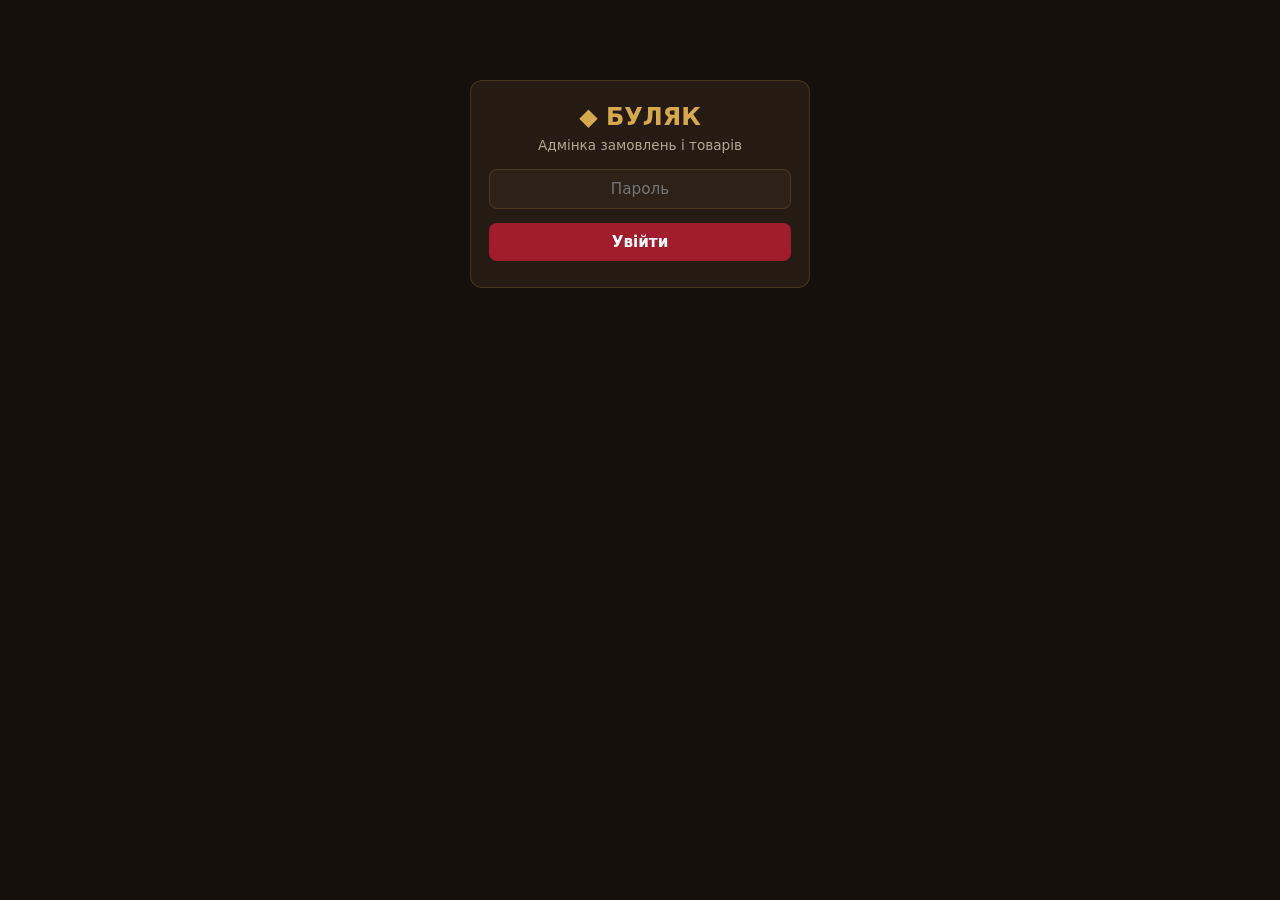
<file: admin.html>
<!DOCTYPE html>
<html lang="uk">
<head>
<meta charset="UTF-8">
<meta name="viewport" content="width=device-width, initial-scale=1.0">
<meta name="robots" content="noindex">
<title>БУЛЯК — Адмінка</title>
<style>
:root{--bg:#15100C;--card:#251B13;--card2:#2D2118;--wine:#A11D2E;--gold:#D6A94B;--gold2:#EBCB82;--cream:#F6ECDD;--ash:#B5A691;--line:rgba(214,169,75,.18)}
*{margin:0;padding:0;box-sizing:border-box;font-family:system-ui,-apple-system,'Segoe UI',sans-serif}
body{background:var(--bg);color:var(--cream);font-size:15px;line-height:1.5;padding:20px;max-width:1000px;margin:0 auto}
h1{font-size:1.5rem;color:var(--gold)}h2{font-size:1.1rem;margin:0 0 12px}
.muted{color:var(--ash);font-size:.85rem}
.card{background:var(--card);border:1px solid var(--line);border-radius:12px;padding:18px;margin-bottom:16px}
input,select,button,textarea{font-size:.95rem;border-radius:8px;border:1px solid var(--line);background:var(--card2);color:var(--cream);padding:10px 12px}
input:focus,select:focus,textarea:focus{outline:none;border-color:var(--gold)}
button{background:var(--wine);color:#fff;border:none;cursor:pointer;font-weight:600;transition:.2s}
button:hover{background:#c12338}button.ghost{background:transparent;border:1px solid var(--line);color:var(--cream)}
button.ghost:hover{border-color:var(--gold);color:var(--gold)}
.tabs{display:flex;gap:8px;margin-bottom:16px}
.tabs button{background:var(--card);border:1px solid var(--line);color:var(--ash)}
.tabs button.on{background:var(--wine);color:#fff;border-color:var(--wine)}
table{width:100%;border-collapse:collapse;font-size:.88rem}
th,td{text-align:left;padding:9px 8px;border-bottom:1px solid var(--line);vertical-align:top}
th{color:var(--gold);font-size:.72rem;text-transform:uppercase;letter-spacing:.05em}
.row{display:flex;gap:10px;flex-wrap:wrap;align-items:center}
.row>*{flex:1;min-width:120px}
.tag{display:inline-block;padding:3px 9px;border-radius:20px;font-size:.72rem;font-weight:600}
.hide{display:none}
.right{text-align:right}
.pill{padding:6px 10px;font-size:.82rem;border-radius:7px}
#login{max-width:340px;margin:60px auto;text-align:center}
#login input{width:100%;margin:14px 0;text-align:center}
#login button{width:100%}
.small{font-size:.8rem;padding:6px 10px}
.err{color:#ff8a8a;font-size:.85rem;margin-top:8px}
</style>
</head>
<body>

<div id="login" class="card">
  <h1>◆ БУЛЯК</h1>
  <p class="muted">Адмінка замовлень і товарів</p>
  <input id="pass" type="password" placeholder="Пароль" onkeydown="if(event.key==='Enter')doLogin()">
  <button onclick="doLogin()">Увійти</button>
  <div id="loginErr" class="err"></div>
</div>

<div id="app" class="hide">
  <div class="row" style="margin-bottom:16px">
    <h1 style="flex:1">◆ БУЛЯК — Адмінка</h1>
    <button class="ghost small" style="flex:0" onclick="logout()">Вийти</button>
  </div>
  <div class="tabs">
    <button id="tabO" class="on" onclick="tab('orders')">Замовлення</button>
    <button id="tabP" onclick="tab('products')">Товари</button>
  </div>

  <div id="orders">
    <div class="card"><div class="row"><h2 style="flex:1">Замовлення</h2><button class="ghost small" style="flex:0" onclick="loadOrders()">↻ Оновити</button></div>
      <div id="ordersBox" class="muted">Завантаження…</div>
    </div>
  </div>

  <div id="products" class="hide">
    <div class="card">
      <h2>Додати / редагувати товар</h2>
      <input type="hidden" id="pId">
      <div class="row">
        <select id="pCat">
          <option>BBQ на вогні</option><option>Копченості</option><option>Ковбаси</option>
          <option>Сири та молочне</option><option>Перекус на ходу</option><option>Шашлик маринований</option>
        </select>
        <input id="pName" placeholder="Назва товару">
      </div>
      <div class="row" style="margin-top:10px">
        <input id="pPortion" placeholder="Порція (напр. ≈1 кг / 1 шт)">
        <input id="pPrice" type="number" placeholder="Ціна, ₴">
        <input id="pPhoto" placeholder="URL фото (необов'язково)">
      </div>
      <div class="row" style="margin-top:12px">
        <button style="flex:0" onclick="saveProduct()">Зберегти</button>
        <button class="ghost small" style="flex:0" onclick="clearForm()">Очистити</button>
        <span id="pMsg" class="muted" style="flex:1"></span>
      </div>
    </div>
    <div class="card"><div class="row"><h2 style="flex:1">Каталог</h2><button class="ghost small" style="flex:0" onclick="loadProducts()">↻ Оновити</button></div>
      <div id="productsBox" class="muted">Завантаження…</div>
    </div>
  </div>
</div>

<script>
// ← встав URL Apps Script (.../exec)
const API = '';
const STATUSES = ['Нове','Готується','Зважено','Підтверджено','Відправлено','Виконано','Скасовано'];
let PASS = sessionStorage.getItem('buliak_pass') || '';

function jsonp(params){
  return new Promise((resolve,reject)=>{
    if(!API){reject('API не налаштований (впиши URL у admin.html)');return;}
    const cb='__cb'+Math.floor(Math.random()*1e9);
    window[cb]=d=>{resolve(d);cleanup();};
    const s=document.createElement('script');
    s.onerror=()=>{reject('Помилка з’єднання');cleanup();};
    function cleanup(){delete window[cb];s.remove();}
    s.src=API+'?'+params+'&callback='+cb;
    document.body.appendChild(s);
  });
}
function post(body){
  return fetch(API,{method:'POST',mode:'no-cors',body:JSON.stringify(Object.assign({key:PASS},body))});
}

async function doLogin(){
  PASS=document.getElementById('pass').value.trim();
  document.getElementById('loginErr').textContent='';
  try{
    const r=await jsonp('action=auth&key='+encodeURIComponent(PASS));
    if(r.ok){sessionStorage.setItem('buliak_pass',PASS);showApp();}
    else document.getElementById('loginErr').textContent='Невірний пароль';
  }catch(e){document.getElementById('loginErr').textContent=e;}
}
function logout(){sessionStorage.removeItem('buliak_pass');location.reload();}
function showApp(){document.getElementById('login').classList.add('hide');document.getElementById('app').classList.remove('hide');loadOrders();}
function tab(t){
  document.getElementById('orders').classList.toggle('hide',t!=='orders');
  document.getElementById('products').classList.toggle('hide',t!=='products');
  document.getElementById('tabO').classList.toggle('on',t==='orders');
  document.getElementById('tabP').classList.toggle('on',t==='products');
  if(t==='products')loadProducts();
}

async function loadOrders(){
  const box=document.getElementById('ordersBox');box.textContent='Завантаження…';
  try{
    const r=await jsonp('action=orders&key='+encodeURIComponent(PASS));
    if(!r.ok){box.textContent='Помилка: '+(r.error||'');return;}
    if(!r.orders.length){box.innerHTML='<p class="muted">Замовлень поки немає.</p>';return;}
    box.innerHTML='<table><tr><th>Дата</th><th>Клієнт</th><th>Позиції</th><th class="right">Сума</th><th>Статус</th></tr>'+
      r.orders.map(o=>`<tr><td>${fmtDate(o.date)}</td><td><b>${e(o.name)}</b><br><span class="muted">${e(o.phone)}</span><br><span class="muted">${e(o.delivery)} ${e(o.address)}</span><br><span class="muted">${e(o.pay)}</span>${o.note?'<br>📝 '+e(o.note):''}</td><td class="muted">${e(o.items)}</td><td class="right"><b>${o.total} ₴</b></td><td>${statusSel(o)}</td></tr>`).join('')+'</table>';
  }catch(err){box.textContent=String(err);}
}
function statusSel(o){
  return `<select class="small" onchange="setStatus(${o.row},this.value)">`+
    STATUSES.map(s=>`<option ${s===o.status?'selected':''}>${s}</option>`).join('')+'</select>';
}
async function setStatus(row,status){await post({action:'setStatus',row:row,status:status});}

async function loadProducts(){
  const box=document.getElementById('productsBox');box.textContent='Завантаження…';
  try{
    const r=await jsonp('action=products');
    if(!r.products.length){box.innerHTML='<p class="muted">Товарів поки немає. Додай вище ☝</p>';return;}
    box.innerHTML='<table><tr><th>Категорія</th><th>Назва</th><th>Порція</th><th class="right">Ціна</th><th></th></tr>'+
      r.products.map(p=>`<tr><td class="muted">${e(p.category)}</td><td><b>${e(p.name)}</b></td><td class="muted">${e(p.portion)}</td><td class="right">${p.price} ₴</td><td class="right"><button class="ghost small" onclick='editP(${JSON.stringify(p)})'>✎</button> <button class="small" onclick="delP('${p.id}')">✕</button></td></tr>`).join('')+'</table>';
  }catch(err){box.textContent=String(err);}
}
function editP(p){
  document.getElementById('pId').value=p.id;document.getElementById('pCat').value=p.category;
  document.getElementById('pName').value=p.name;document.getElementById('pPortion').value=p.portion;
  document.getElementById('pPrice').value=p.price;document.getElementById('pPhoto').value=p.photo||'';
  document.getElementById('pMsg').textContent='Редагування: '+p.name;window.scrollTo(0,0);
}
function clearForm(){['pId','pName','pPortion','pPrice','pPhoto'].forEach(i=>document.getElementById(i).value='');document.getElementById('pMsg').textContent='';}
async function saveProduct(){
  const p={id:document.getElementById('pId').value,category:document.getElementById('pCat').value,name:document.getElementById('pName').value.trim(),portion:document.getElementById('pPortion').value.trim(),price:Number(document.getElementById('pPrice').value),photo:document.getElementById('pPhoto').value.trim()};
  if(!p.name||!p.price){document.getElementById('pMsg').textContent='Вкажи назву і ціну';return;}
  await post({action:'saveProduct',product:p});
  document.getElementById('pMsg').textContent='Збережено ✓';clearForm();
  setTimeout(loadProducts,800);
}
async function delP(id){if(!confirm('Видалити товар?'))return;await post({action:'deleteProduct',id:id});setTimeout(loadProducts,800);}

function e(t){return String(t==null?'':t).replace(/</g,'&lt;');}
function fmtDate(d){try{return new Date(d).toLocaleString('uk-UA',{day:'2-digit',month:'2-digit',hour:'2-digit',minute:'2-digit'});}catch(x){return d;}}

if(PASS)showApp();
</script>
</body>
</html>
</file>
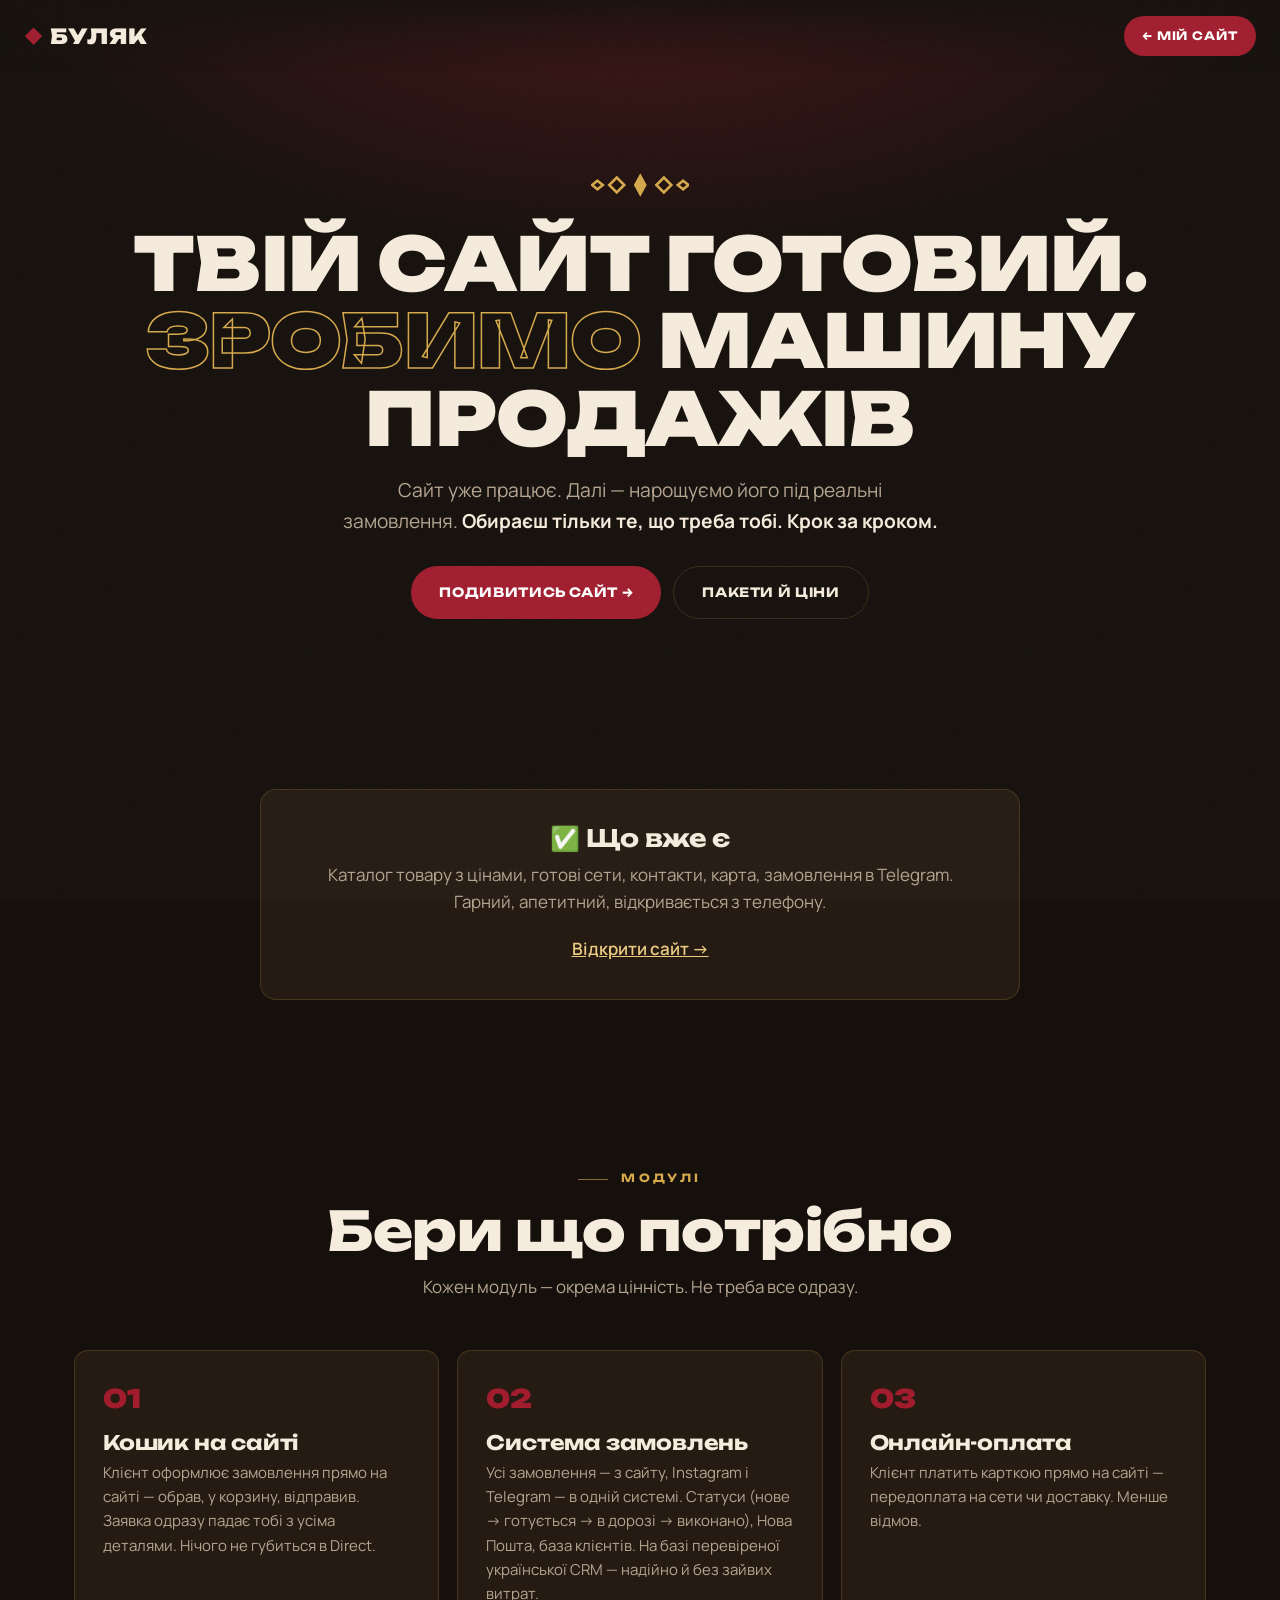
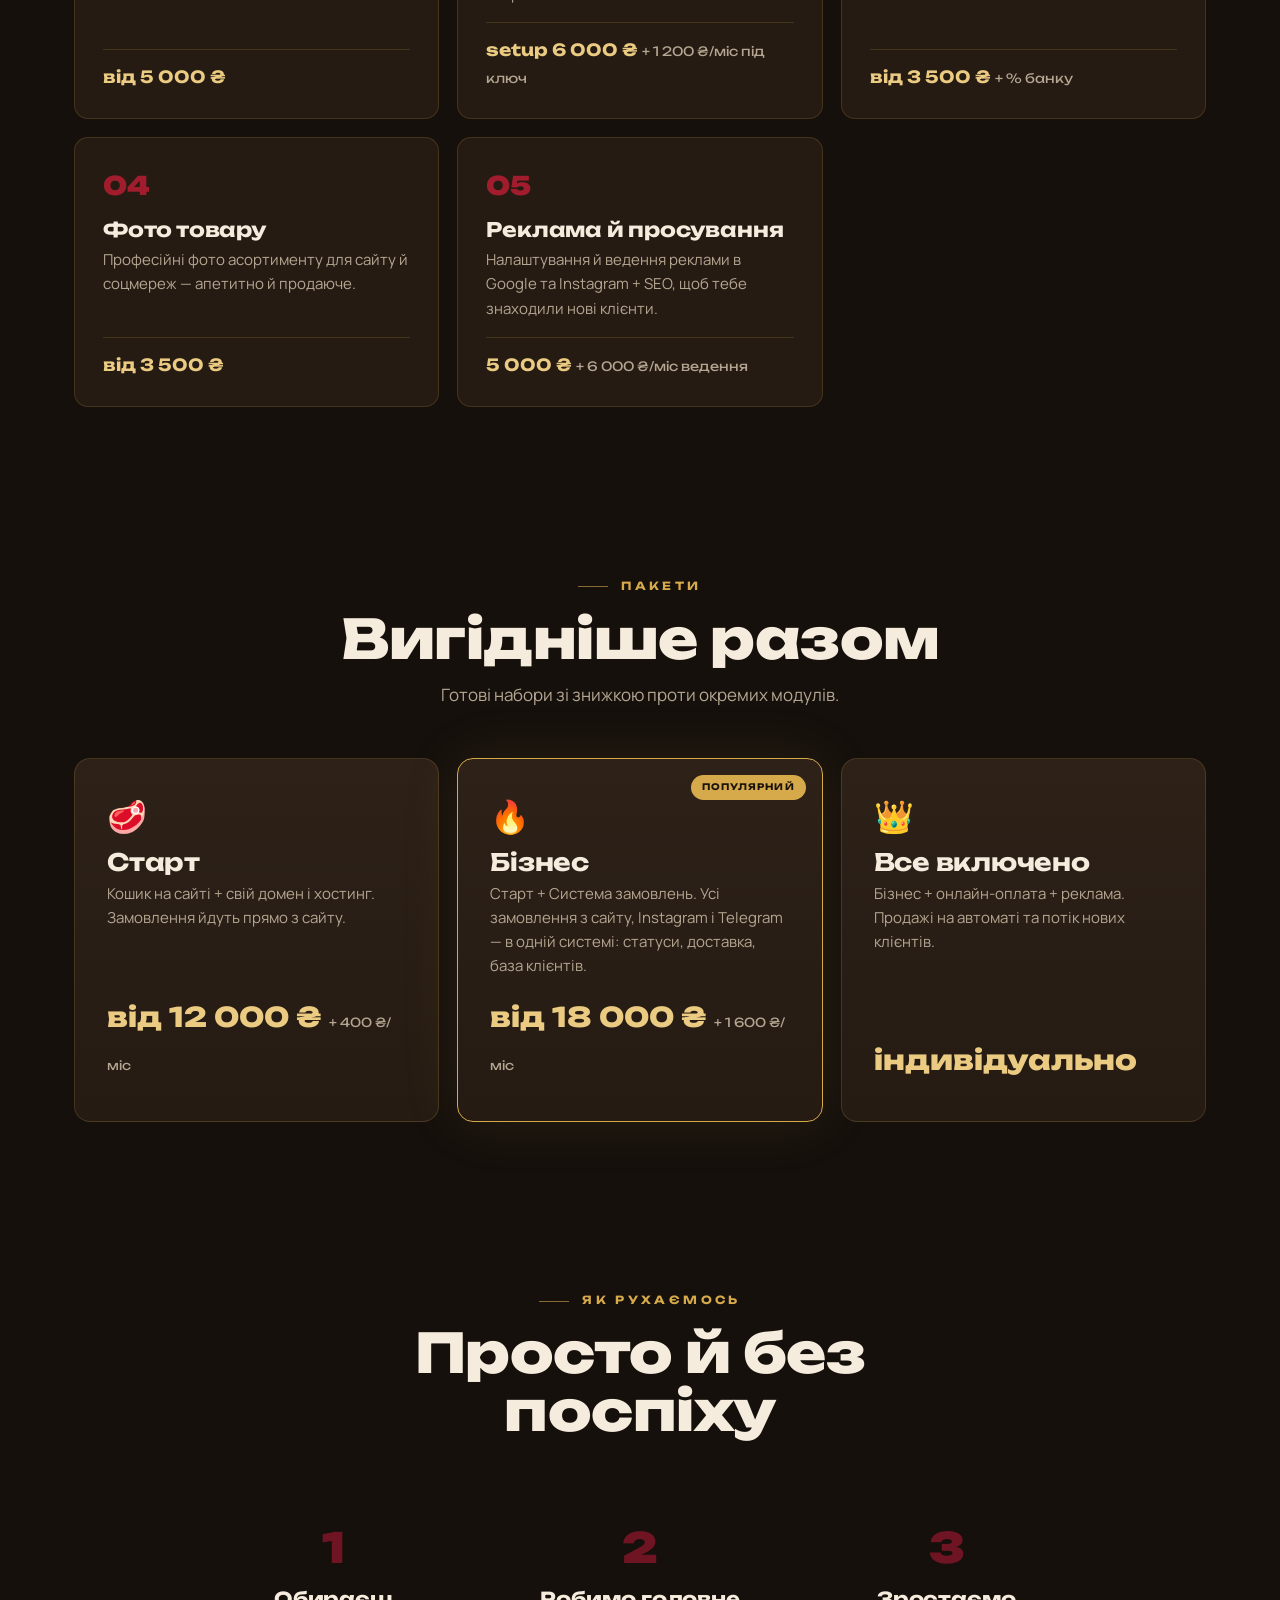
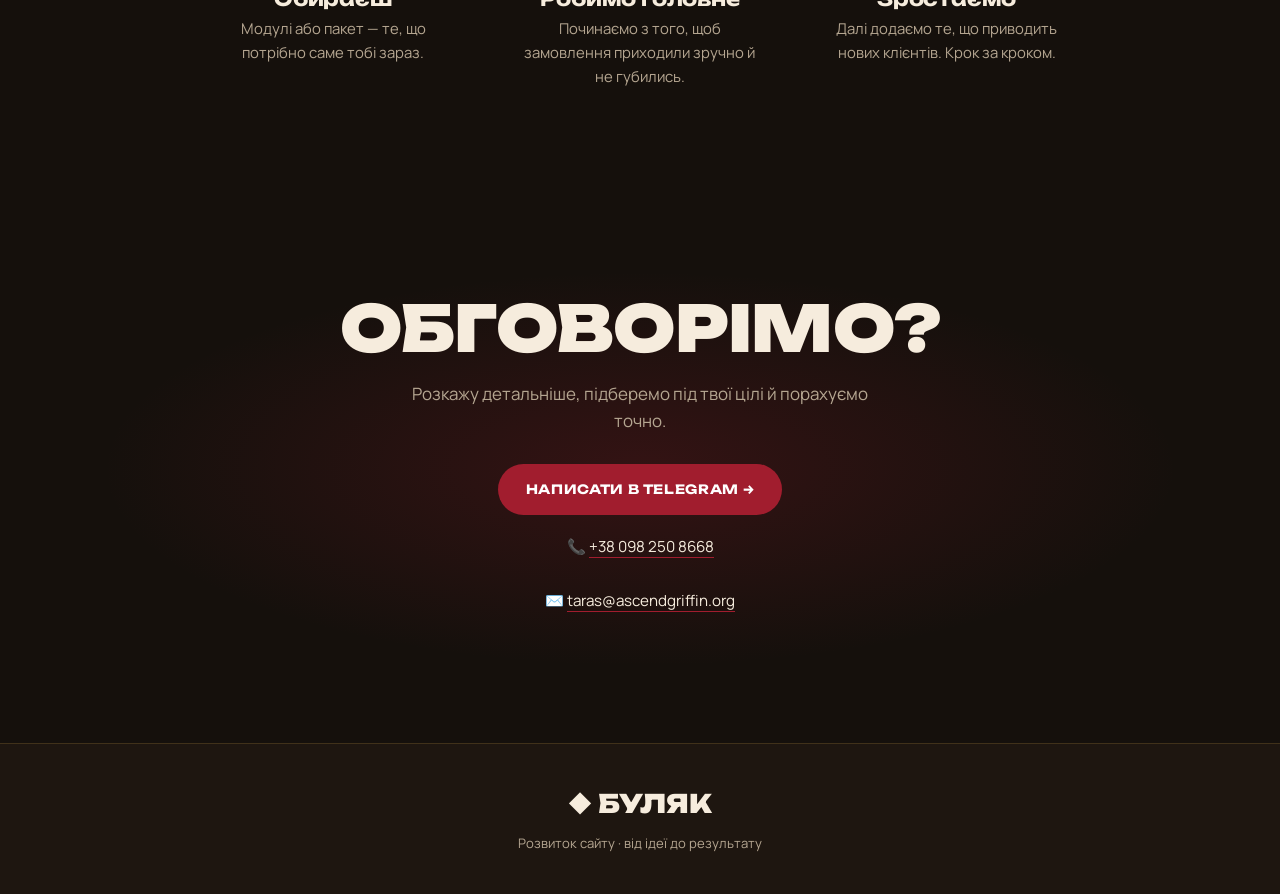
<file: offer.html>
<!DOCTYPE html>
<html lang="uk">
<head>
<meta charset="UTF-8" />
<meta name="viewport" content="width=device-width, initial-scale=1.0" />
<title>БУЛЯК — розвиток сайту · що далі</title>
<meta name="description" content="Розвиток сайту БУЛЯК: кошик, Telegram-бот замовлень, CRM, оплата, реклама. Модульно — обирай що треба." />
<link rel="preconnect" href="https://fonts.googleapis.com" />
<link rel="preconnect" href="https://fonts.gstatic.com" crossorigin />
<link href="https://fonts.googleapis.com/css2?family=Unbounded:wght@500;700;800;900&family=Manrope:wght@400;500;600;700;800&display=swap" rel="stylesheet" />
<style>
:root{
  --bg:#15100C;--bg-2:#1E1610;--card:#251B13;--card-2:#2D2118;
  --wine:#A11D2E;--wine-deep:#6E1423;--ember:#FF6A2B;
  --gold:#D6A94B;--gold-light:#EBCB82;--cream:#F6ECDD;--ash:#B5A691;--line:rgba(214,169,75,.18);
}
*{margin:0;padding:0;box-sizing:border-box}
body{background:var(--bg);color:var(--cream);font-family:'Manrope',sans-serif;font-size:17px;line-height:1.6;overflow-x:hidden;-webkit-font-smoothing:antialiased}
h1,h2,h3{font-family:'Unbounded',sans-serif;line-height:1.05;letter-spacing:-.01em}
a{color:inherit}
.wrap{max-width:1180px;margin:0 auto;padding:0 24px}
.grain{position:fixed;inset:0;z-index:9999;pointer-events:none;opacity:.045;background-image:url("data:image/svg+xml,%3Csvg xmlns='http://www.w3.org/2000/svg' width='180' height='180'%3E%3Cfilter id='n'%3E%3CfeTurbulence type='fractalNoise' baseFrequency='.8' numOctaves='3'/%3E%3C/filter%3E%3Crect width='100%25' height='100%25' filter='url(%23n)'/%3E%3C/svg%3E")}
.orn path{stroke:var(--gold);stroke-width:2.4;fill:none}.orn .filld{fill:var(--gold);stroke:none}
.eyebrow{font-family:'Unbounded';font-weight:700;font-size:.7rem;letter-spacing:.3em;text-transform:uppercase;color:var(--gold);display:inline-flex;align-items:center;gap:13px}
.eyebrow::before{content:"";width:30px;height:1px;background:var(--gold);opacity:.6}

nav{position:fixed;top:0;left:0;right:0;z-index:100;display:flex;align-items:center;justify-content:space-between;padding:16px 24px;background:linear-gradient(180deg,rgba(21,16,12,.92),transparent);backdrop-filter:blur(6px)}
.nav-brand{font-family:'Unbounded';font-weight:900;font-size:1.3rem;letter-spacing:.05em;color:var(--cream);text-decoration:none}
.nav-brand b{color:var(--wine)}
.nav-cta{font-family:'Unbounded';font-weight:700;font-size:.72rem;letter-spacing:.08em;text-transform:uppercase;text-decoration:none;color:#fff;background:var(--wine);padding:11px 18px;border-radius:40px;transition:.25s}
.nav-cta:hover{background:var(--ember)}

.hero{padding:170px 0 90px;text-align:center;position:relative;overflow:hidden}
.hero::before{content:"";position:absolute;inset:0;z-index:-1;background:radial-gradient(80% 60% at 50% 0%,rgba(161,29,46,.3),transparent 60%)}
.hero h1{font-weight:900;font-size:clamp(2.4rem,6vw,4.6rem);text-transform:uppercase;margin:18px 0}
.hero h1 .s{color:transparent;-webkit-text-stroke:1.5px var(--gold)}
.hero p{max-width:600px;margin:0 auto;font-size:1.2rem;color:var(--ash)}
.hero p b{color:var(--cream)}
.btn{font-family:'Unbounded';font-weight:700;font-size:.8rem;letter-spacing:.05em;text-transform:uppercase;text-decoration:none;padding:15px 28px;border-radius:50px;display:inline-flex;align-items:center;gap:9px;transition:transform .3s,box-shadow .3s}
.btn-primary{background:var(--wine);color:#fff}.btn-primary:hover{background:var(--ember);box-shadow:0 14px 40px rgba(255,106,43,.4);transform:translateY(-2px)}
.btn-ghost{border:1px solid var(--line);color:var(--cream)}.btn-ghost:hover{border-color:var(--gold);color:var(--gold)}
.hero-actions{display:flex;gap:12px;justify-content:center;margin-top:30px;flex-wrap:wrap}

.sec{padding:80px 0}
.sec-head{text-align:center;max-width:640px;margin:0 auto 50px}
.sec-head h2{font-weight:800;font-size:clamp(2rem,5vw,3.4rem);margin-top:14px}
.sec-head p{margin-top:14px;color:var(--ash)}

.live{background:var(--card);border:1px solid var(--line);border-radius:16px;padding:36px;text-align:center;max-width:760px;margin:0 auto}
.live h3{font-size:1.5rem;margin-bottom:10px}
.live p{color:var(--ash);margin-bottom:20px}
.live a.lnk{color:var(--gold-light);font-weight:600;word-break:break-all}

.mods{display:grid;grid-template-columns:repeat(3,1fr);gap:18px}
.mod{background:var(--card);border:1px solid var(--line);border-radius:14px;padding:28px;display:flex;flex-direction:column;transition:transform .4s,border-color .4s}
.mod:hover{transform:translateY(-5px);border-color:var(--gold)}
.mod-num{font-family:'Unbounded';font-weight:900;font-size:1.6rem;color:var(--wine);margin-bottom:12px}
.mod h3{font-size:1.25rem;margin-bottom:8px}
.mod p{color:var(--ash);font-size:.94rem;flex:1}
.mod-price{font-family:'Unbounded';font-weight:700;color:var(--gold-light);font-size:1.05rem;margin-top:16px;padding-top:14px;border-top:1px solid var(--line)}
.mod-price small{color:var(--ash);font-weight:400;font-size:.8rem}

.packs{display:grid;grid-template-columns:repeat(3,1fr);gap:18px}
.pack{background:linear-gradient(180deg,var(--card-2),var(--card));border:1px solid var(--line);border-radius:16px;padding:32px;display:flex;flex-direction:column;position:relative}
.pack.feat{border-color:var(--gold);box-shadow:0 0 60px rgba(214,169,75,.1)}
.pack .badge{position:absolute;top:16px;right:16px;font-family:'Unbounded';font-weight:700;font-size:.56rem;letter-spacing:.12em;text-transform:uppercase;color:#1a120c;background:var(--gold);padding:5px 11px;border-radius:30px}
.pack .pemoji{font-size:2rem;margin-bottom:8px}
.pack h3{font-size:1.5rem;margin-bottom:6px}
.pack .pdesc{color:var(--ash);font-size:.94rem;margin-bottom:18px;flex:1}
.pack .pprice{font-family:'Unbounded';font-weight:800;font-size:1.7rem;color:var(--gold-light);margin-bottom:6px}
.pack .pprice small{font-size:.78rem;color:var(--ash);font-weight:400}

.steps{display:grid;grid-template-columns:repeat(3,1fr);gap:20px;max-width:900px;margin:0 auto}
.step{text-align:center;padding:26px}
.step .n{font-family:'Unbounded';font-weight:900;font-size:2.6rem;color:var(--wine-deep)}
.step h3{font-size:1.2rem;margin:8px 0}
.step p{color:var(--ash);font-size:.93rem}

.final{text-align:center;padding:100px 0;position:relative;overflow:hidden}
.final::before{content:"";position:absolute;inset:0;z-index:-1;background:radial-gradient(70% 60% at 50% 50%,rgba(161,29,46,.22),transparent 60%)}
.final h2{font-weight:900;font-size:clamp(2.2rem,6vw,4rem);text-transform:uppercase}
.final p{color:var(--ash);margin:18px auto 30px;max-width:480px}

footer{border-top:1px solid var(--line);padding:40px 0;text-align:center;background:var(--bg-2)}
footer .b{font-family:'Unbounded';font-weight:900;font-size:1.6rem}
footer small{color:var(--ash);display:block;margin-top:8px;font-size:.82rem}

@media(max-width:900px){.mods,.packs,.steps{grid-template-columns:1fr}.hero{padding:130px 0 70px}.nav-cta{display:none}}
</style>
</head>
<body>
<div class="grain"></div>

<nav>
  <a class="nav-brand" href="index.html"><b>◆</b> БУЛЯК</a>
  <a class="nav-cta" href="index.html">← Мій сайт</a>
</nav>

<header class="hero">
  <div class="wrap">
    <svg class="orn" viewBox="0 0 92 28" style="height:30px"><path class="filld" d="M46 3 L52 14 L46 25 L40 14 Z"/><path d="M46 9 L46 19 M41.5 14 L50.5 14"/><path d="M24 7 L31 14 L24 21 L17 14 Z"/><path d="M68 7 L75 14 L68 21 L61 14 Z"/><path d="M6 10 L11 14 L6 18 L1 14 Z"/><path d="M86 10 L91 14 L86 18 L81 14 Z"/></svg>
    <h1>Твій сайт готовий.<br/><span class="s">Зробимо</span> машину продажів</h1>
    <p>Сайт уже працює. Далі — нарощуємо його під реальні замовлення. <b>Обираєш тільки те, що треба тобі. Крок за кроком.</b></p>
    <div class="hero-actions">
      <a class="btn btn-primary" href="index.html">Подивитись сайт →</a>
      <a class="btn btn-ghost" href="#packs">Пакети й ціни</a>
    </div>
  </div>
</header>

<!-- LIVE -->
<section class="sec">
  <div class="wrap">
    <div class="live">
      <h3>✅ Що вже є</h3>
      <p>Каталог товару з цінами, готові сети, контакти, карта, замовлення в Telegram. Гарний, апетитний, відкривається з телефону.</p>
      <a class="lnk" href="index.html">Відкрити сайт →</a>
    </div>
  </div>
</section>

<!-- MODULES -->
<section class="sec">
  <div class="wrap">
    <div class="sec-head"><span class="eyebrow">Модулі</span><h2>Бери що потрібно</h2><p>Кожен модуль — окрема цінність. Не треба все одразу.</p></div>
    <div class="mods">
      <div class="mod"><div class="mod-num">01</div><h3>Кошик на сайті</h3><p>Клієнт оформлює замовлення прямо на сайті — обрав, у корзину, відправив. Заявка одразу падає тобі з усіма деталями. Нічого не губиться в Direct.</p><div class="mod-price">від 5 000 ₴</div></div>
      <div class="mod"><div class="mod-num">02</div><h3>Система замовлень</h3><p>Усі замовлення — з сайту, Instagram і Telegram — в одній системі. Статуси (нове → готується → в дорозі → виконано), Нова Пошта, база клієнтів. На базі перевіреної української CRM — надійно й без зайвих витрат.</p><div class="mod-price">setup 6 000 ₴ <small>+ 1 200 ₴/міс під ключ</small></div></div>
      <div class="mod"><div class="mod-num">03</div><h3>Онлайн-оплата</h3><p>Клієнт платить карткою прямо на сайті — передоплата на сети чи доставку. Менше відмов.</p><div class="mod-price">від 3 500 ₴ <small>+ % банку</small></div></div>
      <div class="mod"><div class="mod-num">04</div><h3>Фото товару</h3><p>Професійні фото асортименту для сайту й соцмереж — апетитно й продаюче.</p><div class="mod-price">від 3 500 ₴</div></div>
      <div class="mod"><div class="mod-num">05</div><h3>Реклама й просування</h3><p>Налаштування й ведення реклами в Google та Instagram + SEO, щоб тебе знаходили нові клієнти.</p><div class="mod-price">5 000 ₴ <small>+ 6 000 ₴/міс ведення</small></div></div>
    </div>
  </div>
</section>

<!-- PACKS -->
<section class="sec" id="packs">
  <div class="wrap">
    <div class="sec-head"><span class="eyebrow">Пакети</span><h2>Вигідніше разом</h2><p>Готові набори зі знижкою проти окремих модулів.</p></div>
    <div class="packs">
      <div class="pack"><div class="pemoji">🥩</div><h3>Старт</h3><div class="pdesc">Кошик на сайті + свій домен і хостинг. Замовлення йдуть прямо з сайту.</div><div class="pprice">від 12 000 ₴ <small>+ 400 ₴/міс</small></div></div>
      <div class="pack feat"><div class="badge">Популярний</div><div class="pemoji">🔥</div><h3>Бізнес</h3><div class="pdesc">Старт + Система замовлень. Усі замовлення з сайту, Instagram і Telegram — в одній системі: статуси, доставка, база клієнтів.</div><div class="pprice">від 18 000 ₴ <small>+ 1 600 ₴/міс</small></div></div>
      <div class="pack"><div class="pemoji">👑</div><h3>Все включено</h3><div class="pdesc">Бізнес + онлайн-оплата + реклама. Продажі на автоматі та потік нових клієнтів.</div><div class="pprice">індивідуально</div></div>
    </div>
  </div>
</section>

<!-- STEPS -->
<section class="sec">
  <div class="wrap">
    <div class="sec-head"><span class="eyebrow">Як рухаємось</span><h2>Просто й без поспіху</h2></div>
    <div class="steps">
      <div class="step"><div class="n">1</div><h3>Обираєш</h3><p>Модулі або пакет — те, що потрібно саме тобі зараз.</p></div>
      <div class="step"><div class="n">2</div><h3>Робимо головне</h3><p>Починаємо з того, щоб замовлення приходили зручно й не губились.</p></div>
      <div class="step"><div class="n">3</div><h3>Зростаємо</h3><p>Далі додаємо те, що приводить нових клієнтів. Крок за кроком.</p></div>
    </div>
  </div>
</section>

<section class="final">
  <div class="wrap">
    <h2>Обговорімо?</h2>
    <p>Розкажу детальніше, підберемо під твої цілі й порахуємо точно.</p>
    <a class="btn btn-primary" href="https://t.me/+380982508668" target="_blank" rel="noopener">Написати в Telegram →</a>
    <p style="margin-top:20px;font-size:.95rem">📞 <a href="tel:+380982508668" style="color:var(--cream);border-bottom:1px solid var(--wine);text-decoration:none">+38 098 250 8668</a></p>
    <p style="margin-top:8px;font-size:.95rem">✉️ <a href="mailto:taras@ascendgriffin.org" style="color:var(--cream);border-bottom:1px solid var(--wine);text-decoration:none">taras@ascendgriffin.org</a></p>
  </div>
</section>

<footer>
  <div class="b">◆ БУЛЯК</div>
  <small>Розвиток сайту · від ідеї до результату</small>
</footer>
</body>
</html>
</file>
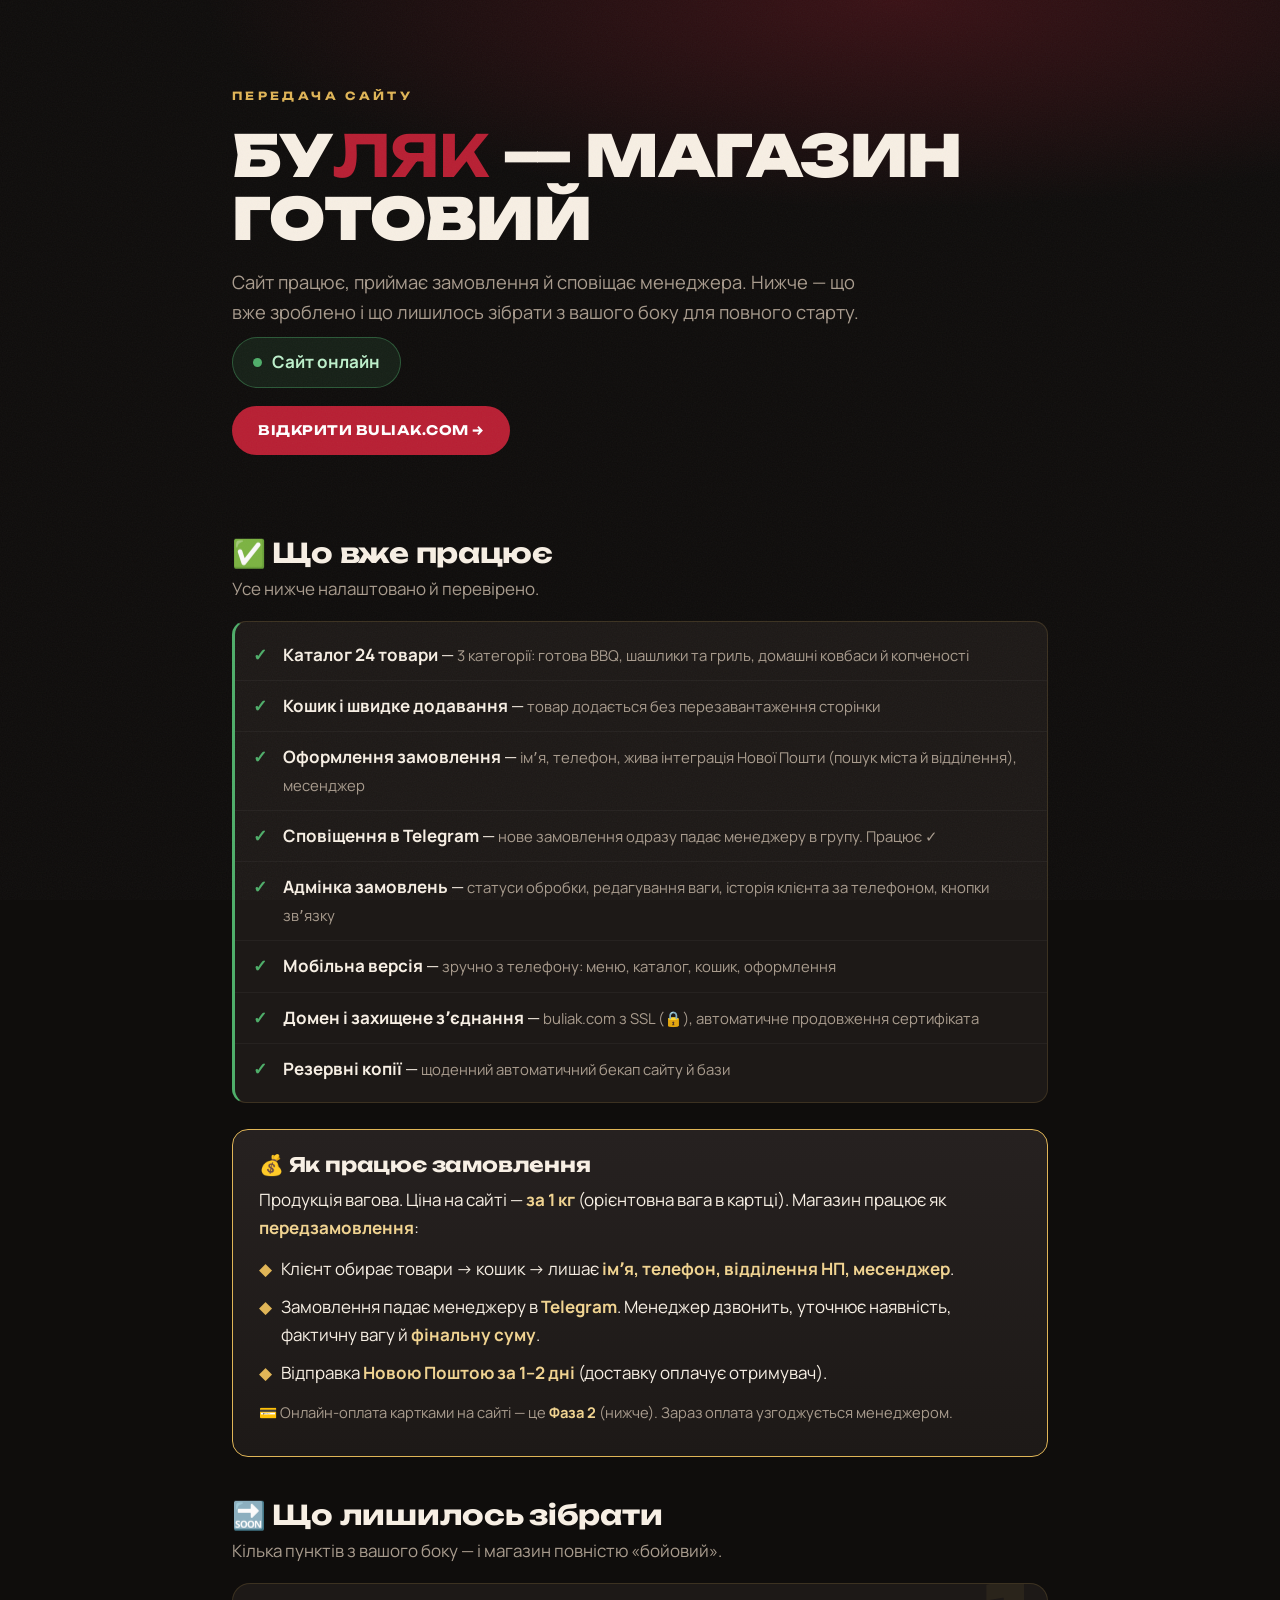
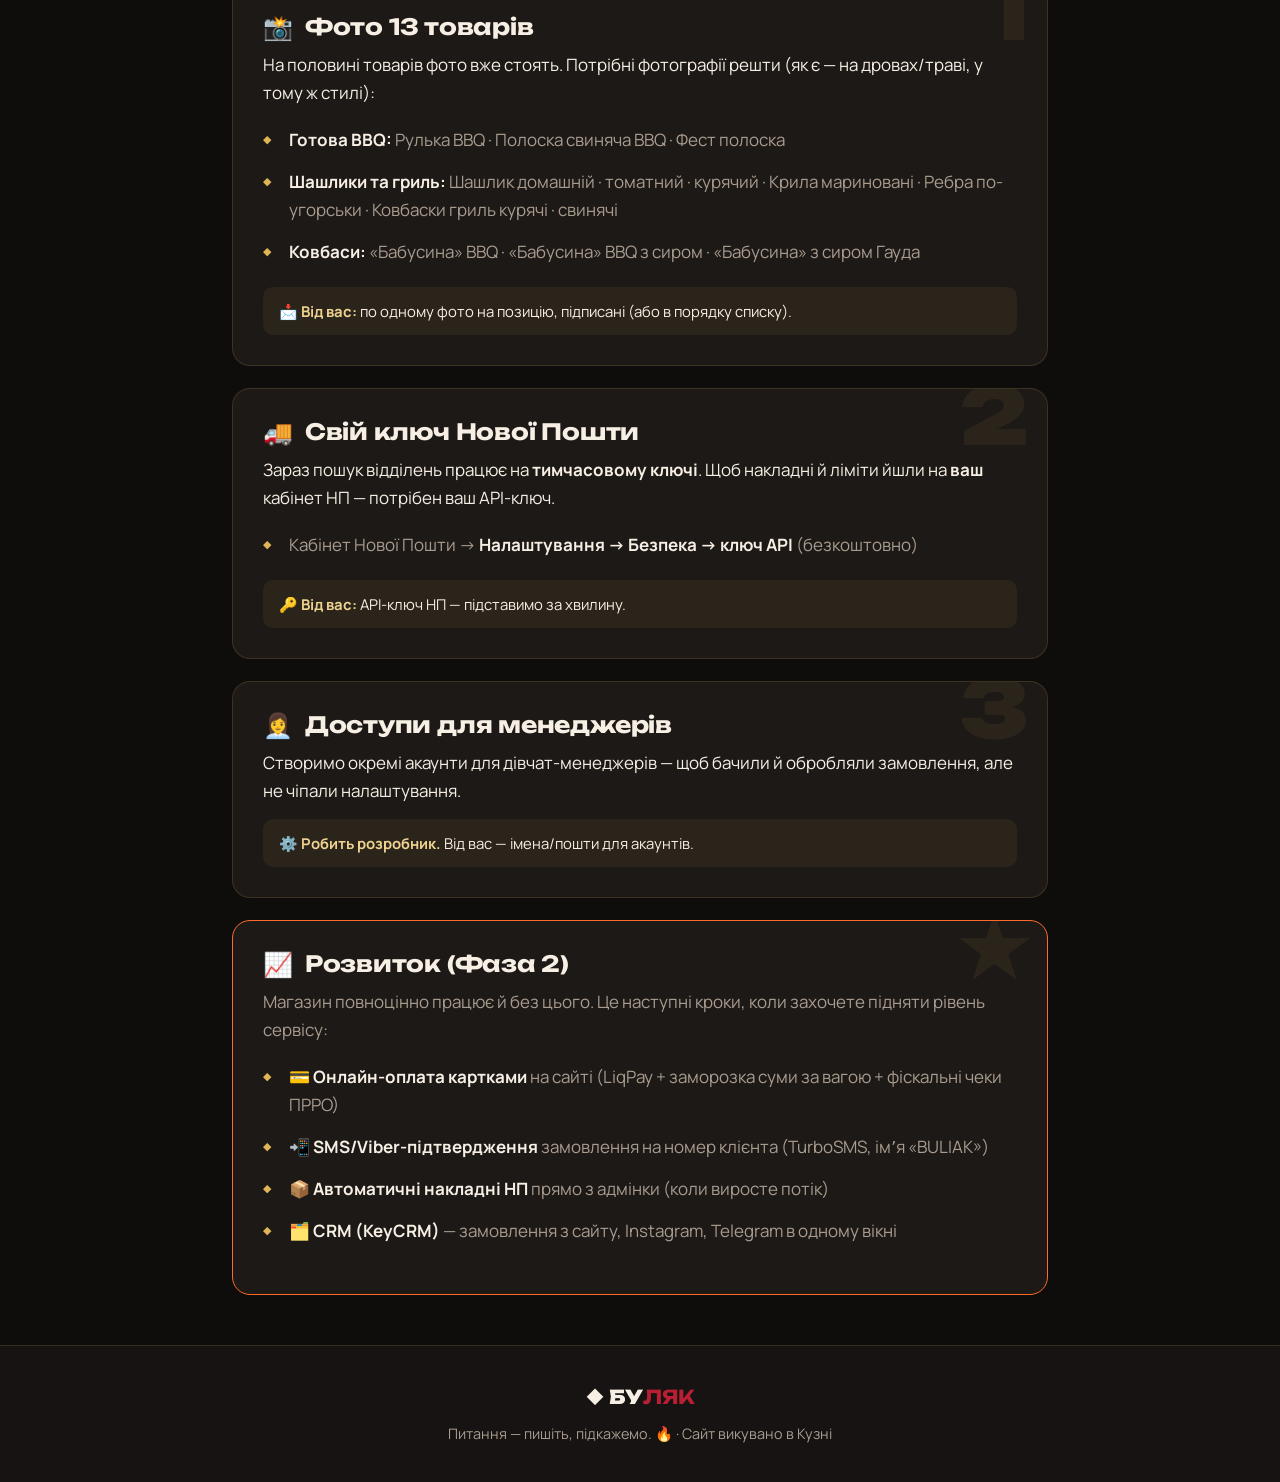
<file: zapusk.html>
<!DOCTYPE html>
<html lang="uk">
<head>
<meta charset="UTF-8">
<meta name="viewport" content="width=device-width, initial-scale=1.0">
<meta name="robots" content="noindex">
<title>БУЛЯК — Сайт готовий · передача</title>
<link rel="preconnect" href="https://fonts.googleapis.com">
<link rel="preconnect" href="https://fonts.gstatic.com" crossorigin>
<link href="https://fonts.googleapis.com/css2?family=Unbounded:wght@500;700;800;900&family=Manrope:wght@400;500;600;700;800&display=swap" rel="stylesheet">
<style>
:root{--bg:#0F0D0C;--bg2:#161312;--card:#1D1917;--card2:#262120;--wine:#B81F33;--ember:#FF6A2B;--gold:#E0B557;--gold2:#F0D391;--cream:#F7EFE4;--ash:#A99C8E;--line:rgba(224,181,87,.16);--green:#4FAE6A}
*{margin:0;padding:0;box-sizing:border-box}
body{background:var(--bg);color:var(--cream);font-family:'Manrope',sans-serif;font-size:17px;line-height:1.65;-webkit-font-smoothing:antialiased}
h1,h2,h3{font-family:'Unbounded',sans-serif;line-height:1.1;letter-spacing:-.01em}
a{color:var(--gold2)}
.wrap{max-width:860px;margin:0 auto;padding:0 22px}
.grain{position:fixed;inset:0;z-index:99;pointer-events:none;opacity:.04;background-image:url("data:image/svg+xml,%3Csvg xmlns='http://www.w3.org/2000/svg' width='180' height='180'%3E%3Cfilter id='n'%3E%3CfeTurbulence type='fractalNoise' baseFrequency='.8' numOctaves='3'/%3E%3C/filter%3E%3Crect width='100%25' height='100%25' filter='url(%23n)'/%3E%3C/svg%3E")}
.hero{padding:80px 0 40px;background:radial-gradient(90% 70% at 70% 0%,rgba(184,31,51,.25),transparent 60%)}
.eyebrow{font-family:'Unbounded';font-weight:700;font-size:.7rem;letter-spacing:.3em;text-transform:uppercase;color:var(--gold)}
.hero h1{font-weight:900;font-size:clamp(2.2rem,6vw,3.6rem);margin:16px 0;text-transform:uppercase}
.hero h1 b{color:var(--wine)}
.hero p{color:var(--ash);font-size:1.15rem;max-width:640px}
.brand{font-family:'Unbounded';font-weight:900;font-size:1.2rem}.brand b{color:var(--wine)}
.live{display:inline-flex;align-items:center;gap:10px;background:rgba(79,174,106,.12);border:1px solid rgba(79,174,106,.4);border-radius:40px;padding:10px 20px;margin-top:10px;font-weight:700;color:#bdf0cb}
.live .dot{width:9px;height:9px;border-radius:50%;background:var(--green);box-shadow:0 0 0 0 rgba(79,174,106,.6);animation:pulse 2s infinite}
@keyframes pulse{0%{box-shadow:0 0 0 0 rgba(79,174,106,.55)}70%{box-shadow:0 0 0 9px rgba(79,174,106,0)}100%{box-shadow:0 0 0 0 rgba(79,174,106,0)}}
.openbtn{display:inline-flex;align-items:center;gap:8px;background:var(--wine);color:#fff!important;font-family:'Unbounded';font-weight:700;font-size:.82rem;letter-spacing:.04em;text-transform:uppercase;padding:14px 26px;border-radius:40px;text-decoration:none;margin:18px 0 0;transition:.25s}
.openbtn:hover{background:var(--ember)}

.tip{background:linear-gradient(180deg,var(--card2),var(--card));border:1px solid var(--gold);border-radius:16px;padding:24px 26px;margin:26px 0}
.tip h3{font-size:1.25rem;display:flex;align-items:center;gap:10px;margin-bottom:10px}
.tip p{color:var(--cream);margin:8px 0}
.tip b{color:var(--gold2)}

.sec-title{font-size:1.7rem;margin:44px 0 6px;display:flex;align-items:center;gap:12px}
.sec-sub{color:var(--ash);margin-bottom:18px}

.done{background:var(--card);border:1px solid var(--line);border-left:3px solid var(--green);border-radius:14px;padding:8px 0;margin-bottom:22px}
.done ul{list-style:none}
.done li{padding:11px 22px 11px 48px;position:relative;border-bottom:1px solid rgba(255,255,255,.04)}
.done li:last-child{border-bottom:0}
.done li::before{content:"✓";position:absolute;left:18px;top:11px;color:var(--green);font-weight:800}
.done li b{color:var(--cream)}
.done li span{color:var(--ash);font-size:.93rem}

.step{background:var(--card);border:1px solid var(--line);border-radius:18px;padding:30px;margin-bottom:22px;position:relative;overflow:hidden;transition:border-color .3s}
.step:hover{border-color:var(--gold)}
.step .n{position:absolute;top:-14px;right:18px;font-family:'Unbounded';font-weight:900;font-size:5rem;color:rgba(224,181,87,.07);line-height:1}
.step h2{font-size:1.4rem;display:flex;align-items:center;gap:12px;margin-bottom:6px;flex-wrap:wrap}
.step .ic{font-size:1.5rem}
.step p{color:var(--cream);margin:10px 0}
.step ul{list-style:none;margin:12px 0}
.step ul li{padding:7px 0 7px 26px;position:relative;color:var(--ash)}
.step ul li::before{content:"◆";position:absolute;left:0;color:var(--gold);font-size:.7rem;top:11px}
.step ul li b{color:var(--cream)}
.who{margin-top:14px;font-size:.93rem;background:rgba(224,181,87,.07);border-radius:10px;padding:12px 16px}
.who b{color:var(--gold2)}

.note{background:var(--card);border:1px solid var(--line);border-left:3px solid var(--wine);border-radius:12px;padding:18px 22px;margin:24px 0}
.note b{color:var(--gold2)}
footer{border-top:1px solid var(--line);background:var(--bg2);padding:36px 0;margin-top:50px;text-align:center}
footer p{color:var(--ash);font-size:.9rem;margin-top:8px}
@media(max-width:680px){.step{padding:24px}}
</style>
</head>
<body>
<div class="grain"></div>

<section class="hero">
  <div class="wrap">
    <span class="eyebrow">Передача сайту</span>
    <h1>БУ<b>ЛЯК</b> — магазин готовий</h1>
    <p>Сайт працює, приймає замовлення й сповіщає менеджера. Нижче — що вже зроблено і що лишилось зібрати з вашого боку для повного старту.</p>
    <div class="live"><span class="dot"></span> Сайт онлайн</div>
    <div><a class="openbtn" href="https://buliak.com" target="_blank" rel="noopener">Відкрити buliak.com →</a></div>
  </div>
</section>

<div class="wrap">

  <!-- DONE -->
  <h2 class="sec-title">✅ Що вже працює</h2>
  <p class="sec-sub">Усе нижче налаштовано й перевірено.</p>
  <div class="done">
    <ul>
      <li><b>Каталог 24 товари</b> — <span>3 категорії: готова BBQ, шашлики та гриль, домашні ковбаси й копченості</span></li>
      <li><b>Кошик і швидке додавання</b> — <span>товар додається без перезавантаження сторінки</span></li>
      <li><b>Оформлення замовлення</b> — <span>імʼя, телефон, жива інтеграція Нової Пошти (пошук міста й відділення), месенджер</span></li>
      <li><b>Сповіщення в Telegram</b> — <span>нове замовлення одразу падає менеджеру в групу. Працює ✓</span></li>
      <li><b>Адмінка замовлень</b> — <span>статуси обробки, редагування ваги, історія клієнта за телефоном, кнопки звʼязку</span></li>
      <li><b>Мобільна версія</b> — <span>зручно з телефону: меню, каталог, кошик, оформлення</span></li>
      <li><b>Домен і захищене зʼєднання</b> — <span>buliak.com з SSL (🔒), автоматичне продовження сертифіката</span></li>
      <li><b>Резервні копії</b> — <span>щоденний автоматичний бекап сайту й бази</span></li>
    </ul>
  </div>

  <!-- HOW ORDER WORKS -->
  <div class="tip">
    <h3>💰 Як працює замовлення</h3>
    <p>Продукція вагова. Ціна на сайті — <b>за 1 кг</b> (орієнтовна вага в картці). Магазин працює як <b>передзамовлення</b>:</p>
    <ul style="list-style:none;margin:8px 0">
      <li style="padding:5px 0 5px 22px;position:relative"><span style="position:absolute;left:0;color:var(--gold)">◆</span> Клієнт обирає товари → кошик → лишає <b>імʼя, телефон, відділення НП, месенджер</b>.</li>
      <li style="padding:5px 0 5px 22px;position:relative"><span style="position:absolute;left:0;color:var(--gold)">◆</span> Замовлення падає менеджеру в <b>Telegram</b>. Менеджер дзвонить, уточнює наявність, фактичну вагу й <b>фінальну суму</b>.</li>
      <li style="padding:5px 0 5px 22px;position:relative"><span style="position:absolute;left:0;color:var(--gold)">◆</span> Відправка <b>Новою Поштою за 1–2 дні</b> (доставку оплачує отримувач).</li>
    </ul>
    <p style="color:var(--ash);font-size:.92rem">💳 Онлайн-оплата картками на сайті — це <b>Фаза 2</b> (нижче). Зараз оплата узгоджується менеджером.</p>
  </div>

  <!-- TODO FROM CLIENT -->
  <h2 class="sec-title">🔜 Що лишилось зібрати</h2>
  <p class="sec-sub">Кілька пунктів з вашого боку — і магазин повністю «бойовий».</p>

  <div class="step">
    <div class="n">1</div>
    <h2><span class="ic">📸</span> Фото 13 товарів</h2>
    <p>На половині товарів фото вже стоять. Потрібні фотографії решти (як є — на дровах/траві, у тому ж стилі):</p>
    <ul>
      <li><b>Готова BBQ:</b> Рулька BBQ · Полоска свиняча BBQ · Фест полоска</li>
      <li><b>Шашлики та гриль:</b> Шашлик домашній · томатний · курячий · Крила мариновані · Ребра по-угорськи · Ковбаски гриль курячі · свинячі</li>
      <li><b>Ковбаси:</b> «Бабусина» BBQ · «Бабусина» BBQ з сиром · «Бабусина» з сиром Гауда</li>
    </ul>
    <div class="who">📩 <b>Від вас:</b> по одному фото на позицію, підписані (або в порядку списку).</div>
  </div>

  <div class="step">
    <div class="n">2</div>
    <h2><span class="ic">🚚</span> Свій ключ Нової Пошти</h2>
    <p>Зараз пошук відділень працює на <b>тимчасовому ключі</b>. Щоб накладні й ліміти йшли на <b>ваш</b> кабінет НП — потрібен ваш API-ключ.</p>
    <ul>
      <li>Кабінет Нової Пошти → <b>Налаштування → Безпека → ключ API</b> (безкоштовно)</li>
    </ul>
    <div class="who">🔑 <b>Від вас:</b> API-ключ НП — підставимо за хвилину.</div>
  </div>

  <div class="step">
    <div class="n">3</div>
    <h2><span class="ic">👩‍💼</span> Доступи для менеджерів</h2>
    <p>Створимо окремі акаунти для дівчат-менеджерів — щоб бачили й обробляли замовлення, але не чіпали налаштування.</p>
    <div class="who">⚙️ <b>Робить розробник.</b> Від вас — імена/пошти для акаунтів.</div>
  </div>

  <!-- PHASE 2 -->
  <div class="step" style="border-color:var(--ember)">
    <div class="n">★</div>
    <h2><span class="ic">📈</span> Розвиток (Фаза 2)</h2>
    <p style="color:var(--ash)">Магазин повноцінно працює й без цього. Це наступні кроки, коли захочете підняти рівень сервісу:</p>
    <ul>
      <li>💳 <b>Онлайн-оплата картками</b> на сайті (LiqPay + заморозка суми за вагою + фіскальні чеки ПРРО)</li>
      <li>📲 <b>SMS/Viber-підтвердження</b> замовлення на номер клієнта (TurboSMS, імʼя «BULIAK»)</li>
      <li>📦 <b>Автоматичні накладні НП</b> прямо з адмінки (коли виросте потік)</li>
      <li>🗂️ <b>CRM (KeyCRM)</b> — замовлення з сайту, Instagram, Telegram в одному вікні</li>
    </ul>
  </div>


</div>

<footer>
  <div class="wrap">
    <div class="brand">◆ БУ<b>ЛЯК</b></div>
    <p>Питання — пишіть, підкажемо. 🔥 · Сайт викувано в Кузні</p>
  </div>
</footer>

</body>
</html>
</file>
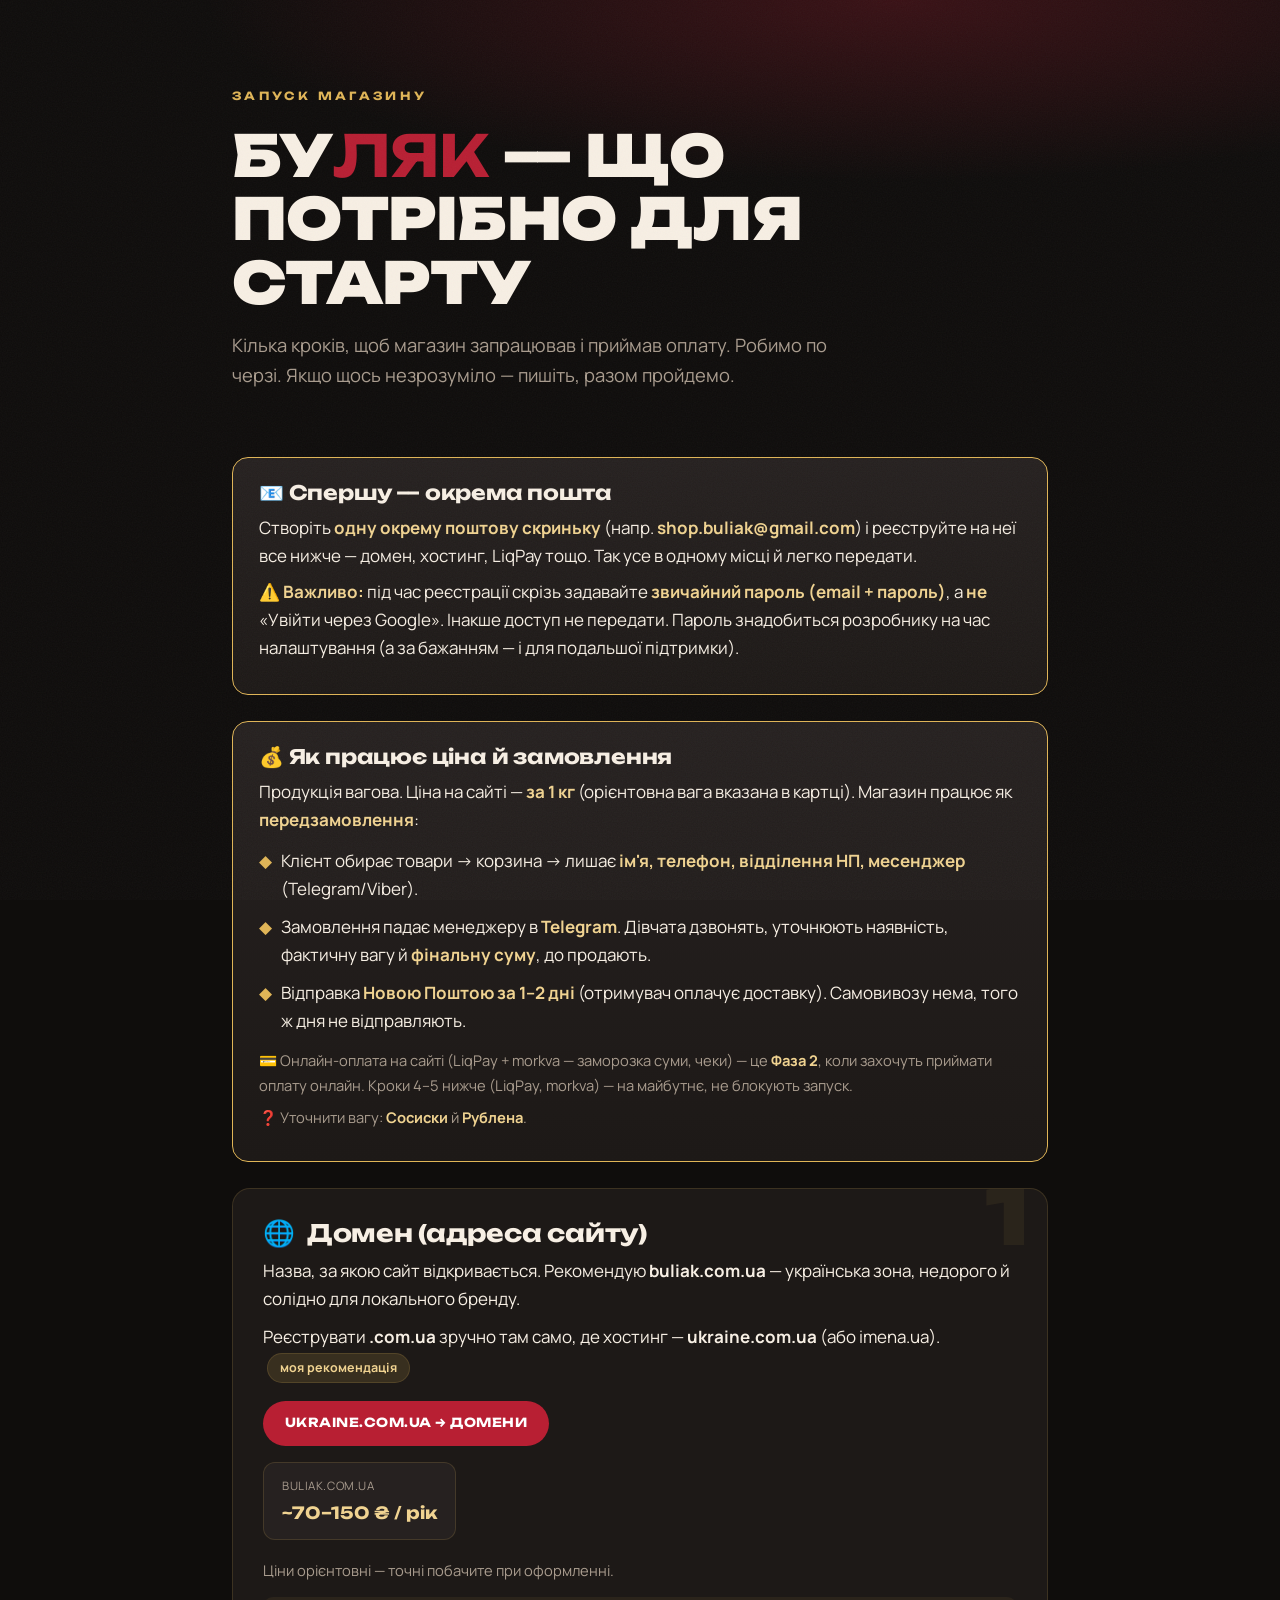
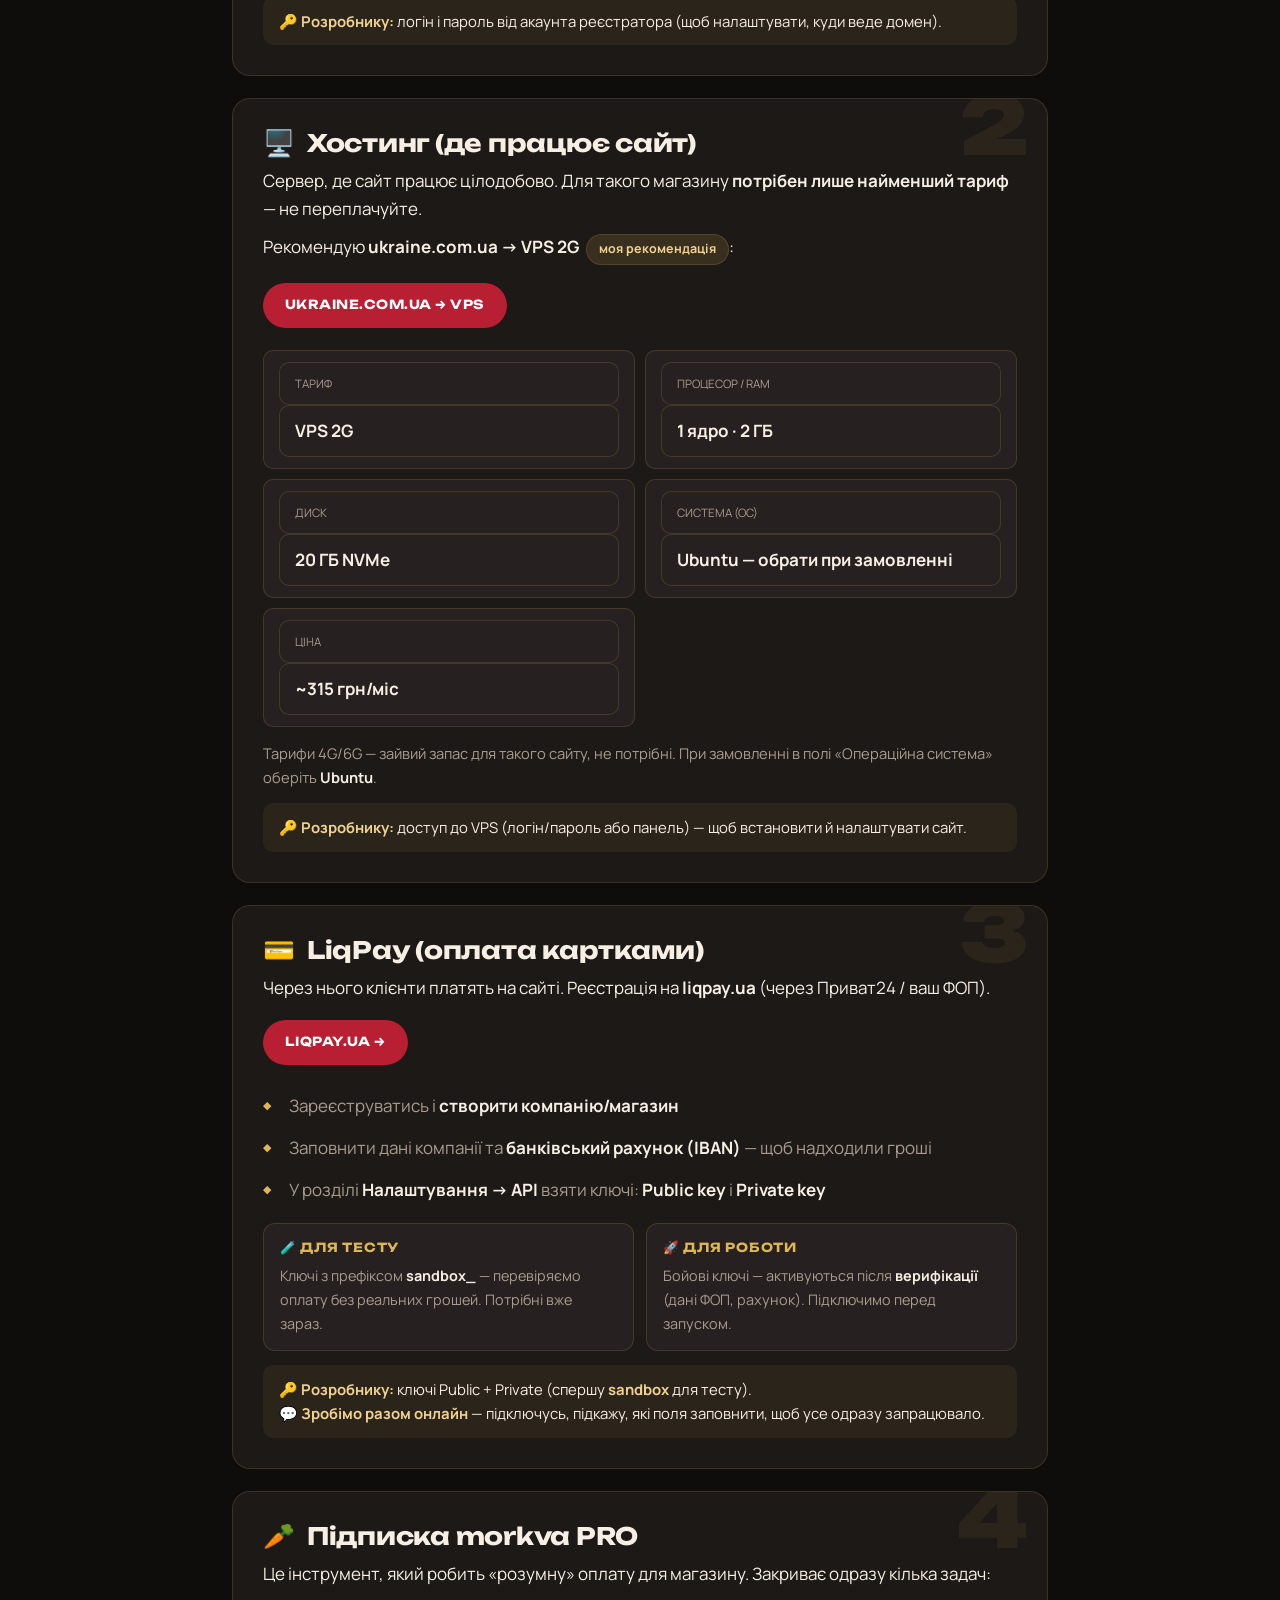
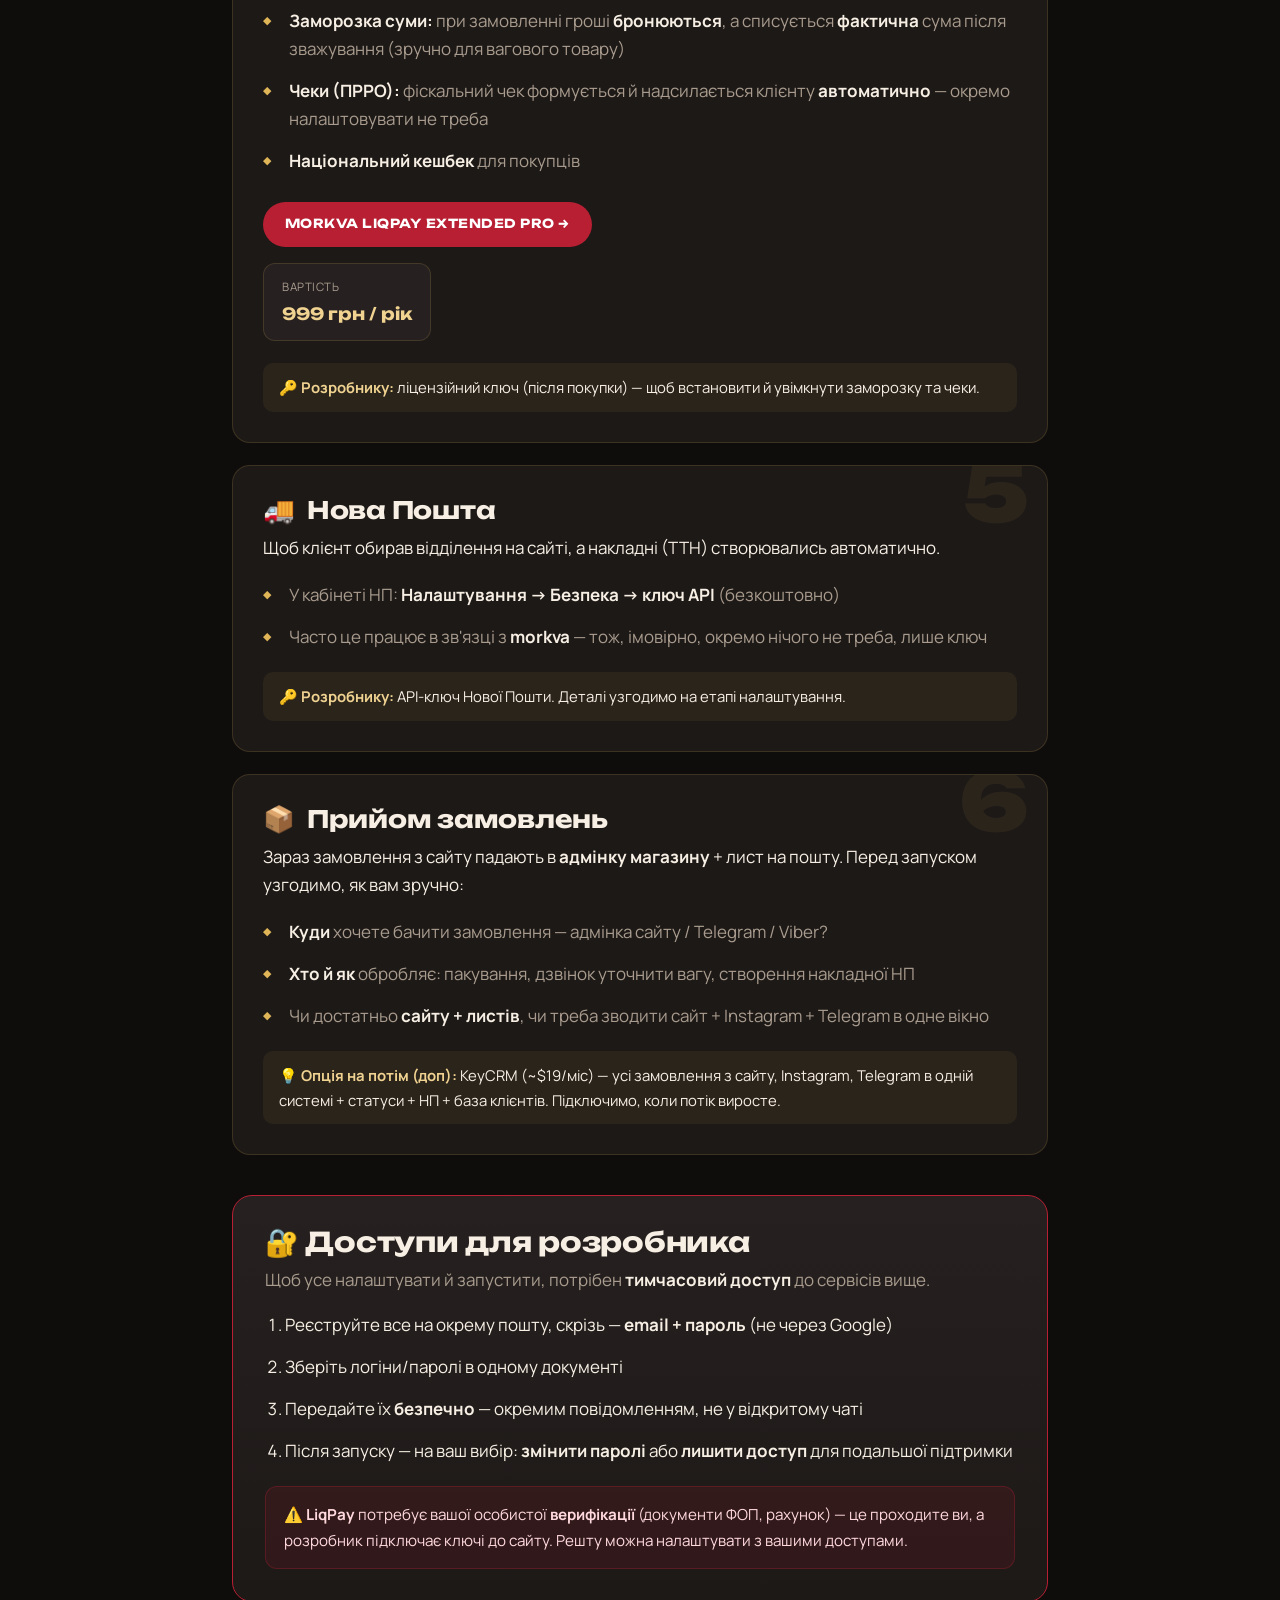
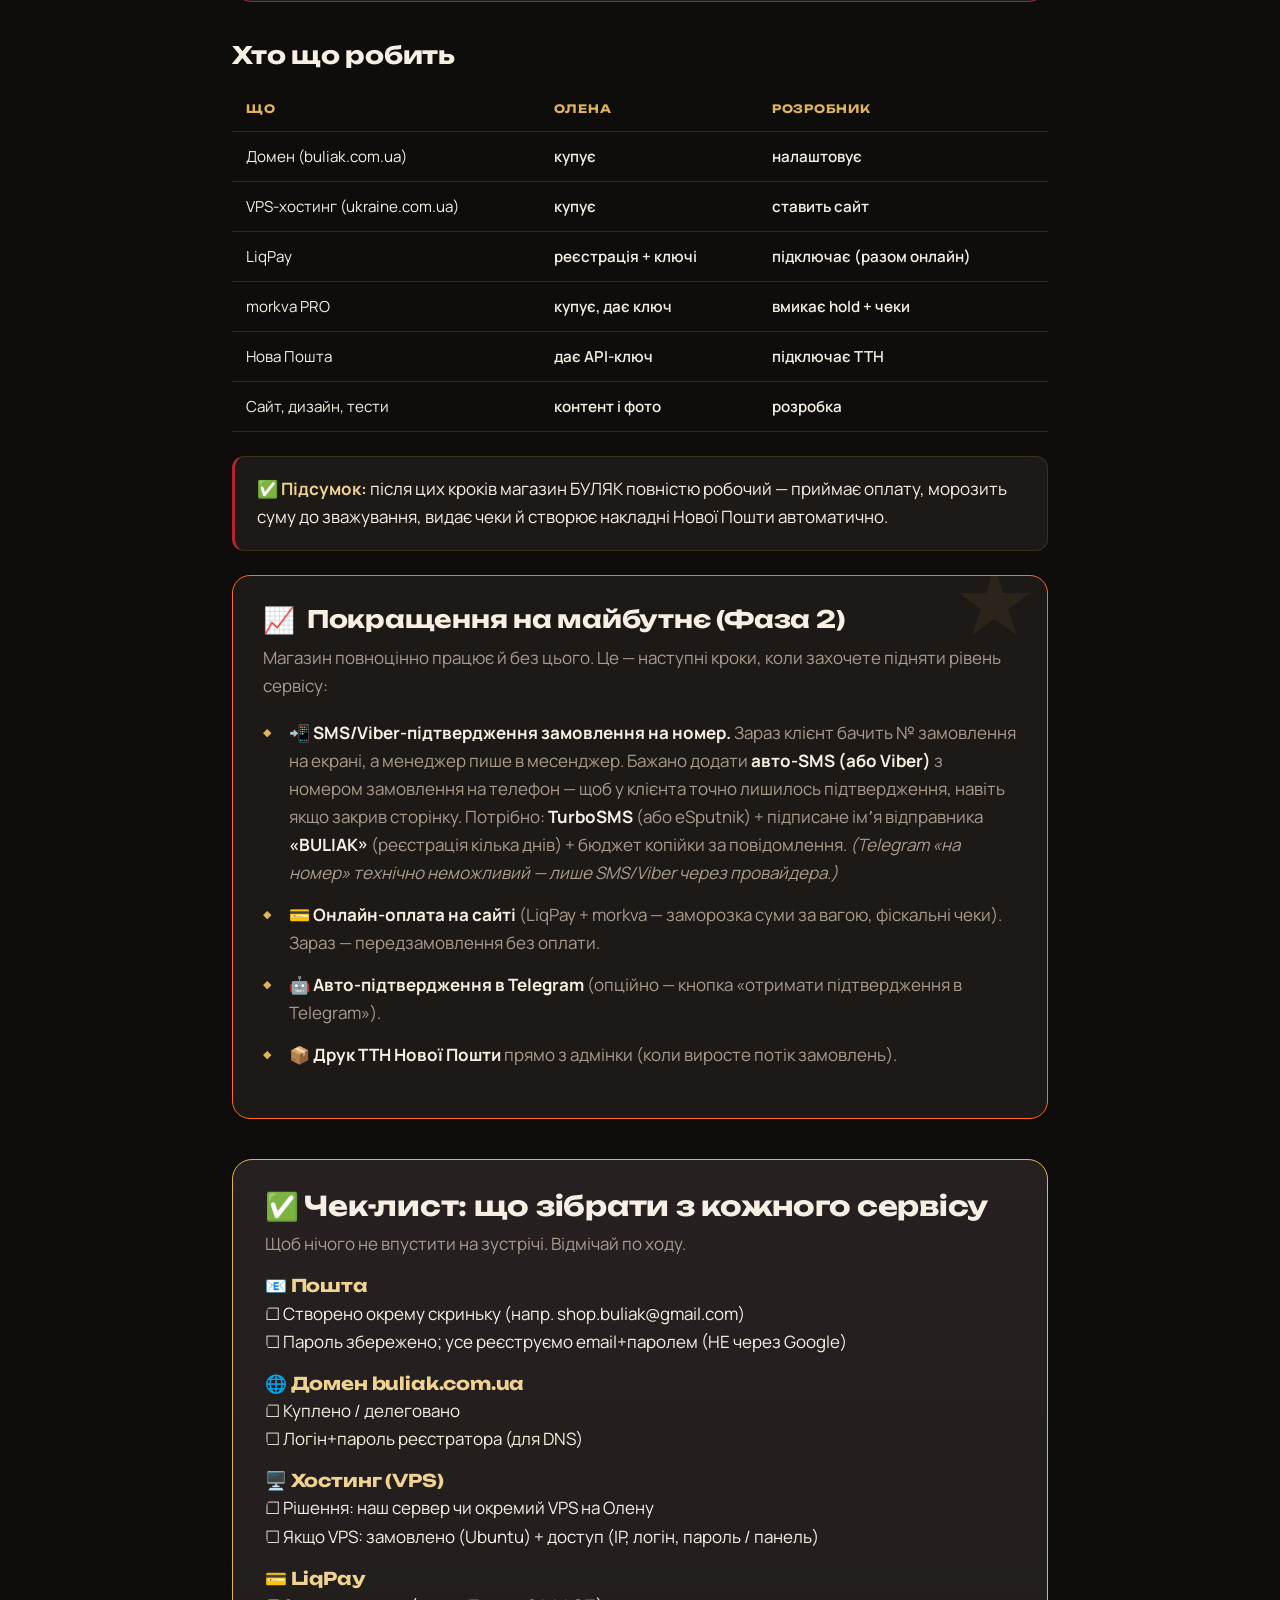
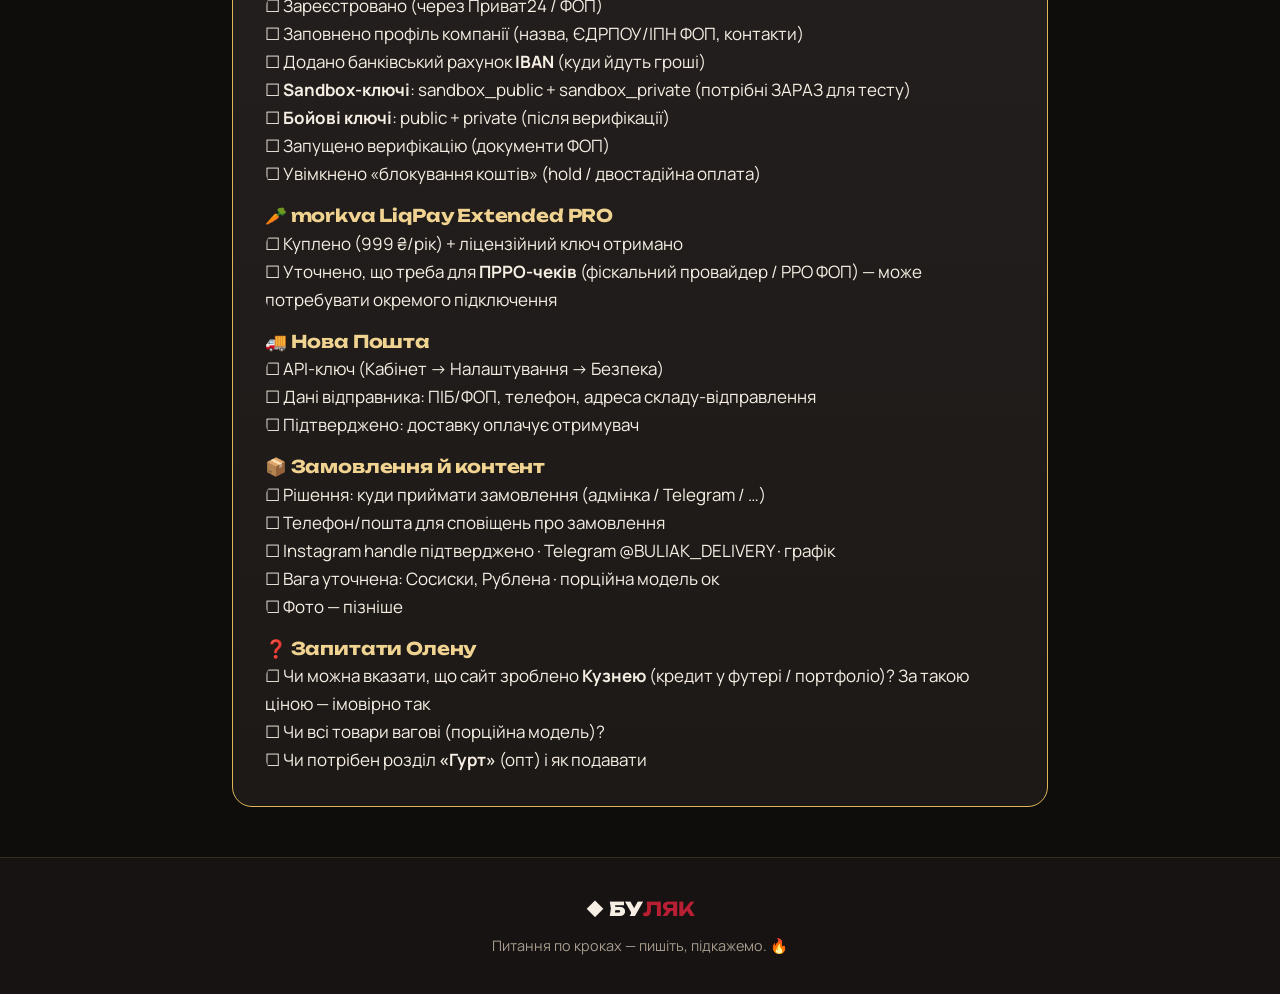
<file: archive/zapusk_v1_launch_instructions_2026-06-16.html>
<!DOCTYPE html>
<html lang="uk">
<head>
<meta charset="UTF-8">
<meta name="viewport" content="width=device-width, initial-scale=1.0">
<meta name="robots" content="noindex">
<title>БУЛЯК — Що потрібно для запуску магазину</title>
<link rel="preconnect" href="https://fonts.googleapis.com">
<link rel="preconnect" href="https://fonts.gstatic.com" crossorigin>
<link href="https://fonts.googleapis.com/css2?family=Unbounded:wght@500;700;800;900&family=Manrope:wght@400;500;600;700;800&display=swap" rel="stylesheet">
<style>
:root{--bg:#0F0D0C;--bg2:#161312;--card:#1D1917;--card2:#262120;--wine:#B81F33;--ember:#FF6A2B;--gold:#E0B557;--gold2:#F0D391;--cream:#F7EFE4;--ash:#A99C8E;--line:rgba(224,181,87,.16)}
*{margin:0;padding:0;box-sizing:border-box}
body{background:var(--bg);color:var(--cream);font-family:'Manrope',sans-serif;font-size:17px;line-height:1.65;-webkit-font-smoothing:antialiased}
h1,h2,h3{font-family:'Unbounded',sans-serif;line-height:1.1;letter-spacing:-.01em}
a{color:var(--gold2)}
.wrap{max-width:860px;margin:0 auto;padding:0 22px}
.grain{position:fixed;inset:0;z-index:99;pointer-events:none;opacity:.04;background-image:url("data:image/svg+xml,%3Csvg xmlns='http://www.w3.org/2000/svg' width='180' height='180'%3E%3Cfilter id='n'%3E%3CfeTurbulence type='fractalNoise' baseFrequency='.8' numOctaves='3'/%3E%3C/filter%3E%3Crect width='100%25' height='100%25' filter='url(%23n)'/%3E%3C/svg%3E")}
.hero{padding:80px 0 40px;background:radial-gradient(90% 70% at 70% 0%,rgba(184,31,51,.25),transparent 60%)}
.eyebrow{font-family:'Unbounded';font-weight:700;font-size:.7rem;letter-spacing:.3em;text-transform:uppercase;color:var(--gold)}
.hero h1{font-weight:900;font-size:clamp(2.2rem,6vw,3.6rem);margin:16px 0;text-transform:uppercase}
.hero h1 b{color:var(--wine)}
.hero p{color:var(--ash);font-size:1.15rem;max-width:640px}
.brand{font-family:'Unbounded';font-weight:900;font-size:1.2rem}.brand b{color:var(--wine)}

.tip{background:linear-gradient(180deg,var(--card2),var(--card));border:1px solid var(--gold);border-radius:16px;padding:24px 26px;margin:26px 0}
.tip h3{font-size:1.25rem;display:flex;align-items:center;gap:10px;margin-bottom:10px}
.tip p{color:var(--cream);margin:8px 0}
.tip b{color:var(--gold2)}

.step{background:var(--card);border:1px solid var(--line);border-radius:18px;padding:30px;margin-bottom:22px;position:relative;overflow:hidden;transition:border-color .3s}
.step:hover{border-color:var(--gold)}
.step .n{position:absolute;top:-14px;right:18px;font-family:'Unbounded';font-weight:900;font-size:5rem;color:rgba(224,181,87,.07);line-height:1}
.step h2{font-size:1.5rem;display:flex;align-items:center;gap:12px;margin-bottom:6px;flex-wrap:wrap}
.step .ic{font-size:1.6rem}
.step p{color:var(--cream);margin:10px 0}
.step ul{list-style:none;margin:12px 0}
.step ul li{padding:7px 0 7px 26px;position:relative;color:var(--ash)}
.step ul li::before{content:"◆";position:absolute;left:0;color:var(--gold);font-size:.7rem;top:11px}
.step ul li b{color:var(--cream)}
.btnlink{display:inline-flex;align-items:center;gap:8px;background:var(--wine);color:#fff!important;font-family:'Unbounded';font-weight:700;font-size:.78rem;letter-spacing:.04em;text-transform:uppercase;padding:12px 22px;border-radius:40px;text-decoration:none;margin:8px 0;transition:.25s}
.btnlink:hover{background:var(--ember)}
.rec{display:inline-block;background:rgba(224,181,87,.14);color:var(--gold2);font-size:.78rem;font-weight:700;padding:4px 12px;border-radius:30px;border:1px solid var(--line);margin-left:4px}
.prices{display:flex;flex-wrap:wrap;gap:0}
.price{display:inline-flex;flex-direction:column;gap:4px;background:var(--card2);border:1px solid var(--line);border-radius:12px;padding:13px 18px;margin:8px 10px 8px 0;min-width:150px}
.price .pk{font-size:.72rem;color:var(--ash);text-transform:uppercase;letter-spacing:.05em}
.price .pv{font-family:'Unbounded';font-weight:700;color:var(--gold2);font-size:1.05rem}
.spec{display:grid;grid-template-columns:repeat(2,1fr);gap:10px;margin:14px 0}
.spec div{background:var(--card2);border:1px solid var(--line);border-radius:10px;padding:11px 15px}
.spec .sk{font-size:.72rem;color:var(--ash);text-transform:uppercase}
.spec .sv{font-weight:700;color:var(--cream)}
.give{margin-top:14px;font-size:.93rem;background:rgba(224,181,87,.07);border-radius:10px;padding:12px 16px}
.give b{color:var(--gold2)}
.split{margin-top:12px;display:grid;grid-template-columns:1fr 1fr;gap:12px}
.split .box{background:var(--card2);border:1px solid var(--line);border-radius:12px;padding:14px 16px}
.split .box h4{font-family:'Unbounded';font-size:.78rem;text-transform:uppercase;letter-spacing:.06em;color:var(--gold);margin-bottom:6px}
.split .box p{font-size:.9rem;color:var(--ash);margin:0}

.access{background:linear-gradient(180deg,var(--card2),var(--card));border:1px solid var(--wine);border-radius:20px;padding:32px;margin:40px 0}
.access h2{font-size:1.7rem;margin-bottom:8px}
.access ol{margin:10px 0 0 20px}
.access ol li{padding:7px 0;color:var(--cream)}
.warn{background:rgba(184,31,51,.12);border:1px solid rgba(184,31,51,.3);border-radius:12px;padding:15px 18px;margin-top:14px;color:#ffd9dd;font-size:.95rem}

table{width:100%;border-collapse:collapse;margin:20px 0;font-size:.95rem}
th,td{text-align:left;padding:12px 14px;border-bottom:1px solid var(--line);vertical-align:top}
th{font-family:'Unbounded';font-size:.72rem;text-transform:uppercase;letter-spacing:.06em;color:var(--gold)}
td.role{white-space:nowrap;font-weight:600}
.note{background:var(--card);border:1px solid var(--line);border-left:3px solid var(--wine);border-radius:12px;padding:18px 22px;margin:24px 0}
.note b{color:var(--gold2)}
footer{border-top:1px solid var(--line);background:var(--bg2);padding:36px 0;margin-top:50px;text-align:center}
footer p{color:var(--ash);font-size:.9rem;margin-top:8px}
@media(max-width:680px){.spec,.split{grid-template-columns:1fr}.step{padding:24px}.access{padding:24px}}
</style>
</head>
<body>
<div class="grain"></div>

<section class="hero">
  <div class="wrap">
    <span class="eyebrow">Запуск магазину</span>
    <h1>БУ<b>ЛЯК</b> — що потрібно для старту</h1>
    <p>Кілька кроків, щоб магазин запрацював і приймав оплату. Робимо по черзі. Якщо щось незрозуміло — пишіть, разом пройдемо.</p>
  </div>
</section>

<div class="wrap">

  <!-- TIP: пошта -->
  <div class="tip">
    <h3>📧 Спершу — окрема пошта</h3>
    <p>Створіть <b>одну окрему поштову скриньку</b> (напр. <b>shop.buliak@gmail.com</b>) і реєструйте на неї все нижче — домен, хостинг, LiqPay тощо. Так усе в одному місці й легко передати.</p>
    <p>⚠️ <b>Важливо:</b> під час реєстрації скрізь задавайте <b>звичайний пароль (email + пароль)</b>, а <b>не</b> «Увійти через Google». Інакше доступ не передати. Пароль знадобиться розробнику на час налаштування (а за бажанням — і для подальшої підтримки).</p>
  </div>

  <!-- PRICING MODEL -->
  <div class="tip">
    <h3>💰 Як працює ціна й замовлення</h3>
    <p>Продукція вагова. Ціна на сайті — <b>за 1 кг</b> (орієнтовна вага вказана в картці). Магазин працює як <b>передзамовлення</b>:</p>
    <ul style="list-style:none;margin:8px 0">
      <li style="padding:5px 0 5px 22px;position:relative"><span style="position:absolute;left:0;color:var(--gold)">◆</span> Клієнт обирає товари → корзина → лишає <b>ім'я, телефон, відділення НП, месенджер</b> (Telegram/Viber).</li>
      <li style="padding:5px 0 5px 22px;position:relative"><span style="position:absolute;left:0;color:var(--gold)">◆</span> Замовлення падає менеджеру в <b>Telegram</b>. Дівчата дзвонять, уточнюють наявність, фактичну вагу й <b>фінальну суму</b>, до продають.</li>
      <li style="padding:5px 0 5px 22px;position:relative"><span style="position:absolute;left:0;color:var(--gold)">◆</span> Відправка <b>Новою Поштою за 1–2 дні</b> (отримувач оплачує доставку). Самовивозу нема, того ж дня не відправляють.</li>
    </ul>
    <p style="color:var(--ash);font-size:.92rem">💳 Онлайн-оплата на сайті (LiqPay + morkva — заморозка суми, чеки) — це <b>Фаза 2</b>, коли захочуть приймати оплату онлайн. Кроки 4–5 нижче (LiqPay, morkva) — на майбутнє, не блокують запуск.</p>
    <p style="color:var(--ash);font-size:.92rem">❓ Уточнити вагу: <b>Сосиски</b> й <b>Рублена</b>.</p>
  </div>

  <!-- STEP 1 DOMAIN -->
  <div class="step">
    <div class="n">1</div>
    <h2><span class="ic">🌐</span> Домен (адреса сайту)</h2>
    <p>Назва, за якою сайт відкривається. Рекомендую <b>buliak.com.ua</b> — українська зона, недорого й солідно для локального бренду.</p>
    <p>Реєструвати <b>.com.ua</b> зручно там само, де хостинг — <b>ukraine.com.ua</b> (або imena.ua). <span class="rec">моя рекомендація</span></p>
    <a class="btnlink" href="https://www.ukraine.com.ua/domains/" target="_blank" rel="noopener">ukraine.com.ua → домени</a>
    <div class="prices">
      <div class="price"><span class="pk">buliak.com.ua</span><span class="pv">~70–150 ₴ / рік</span></div>
    </div>
    <p style="color:var(--ash);font-size:.92rem">Ціни орієнтовні — точні побачите при оформленні.</p>
    <div class="give">🔑 <b>Розробнику:</b> логін і пароль від акаунта реєстратора (щоб налаштувати, куди веде домен).</div>
  </div>

  <!-- STEP 2 HOSTING -->
  <div class="step">
    <div class="n">2</div>
    <h2><span class="ic">🖥️</span> Хостинг (де працює сайт)</h2>
    <p>Сервер, де сайт працює цілодобово. Для такого магазину <b>потрібен лише найменший тариф</b> — не переплачуйте.</p>
    <p>Рекомендую <b>ukraine.com.ua → VPS 2G</b> <span class="rec">моя рекомендація</span>:</p>
    <a class="btnlink" href="https://www.ukraine.com.ua/vps/" target="_blank" rel="noopener">ukraine.com.ua → VPS</a>
    <div class="spec">
      <div><div class="sk">Тариф</div><div class="sv">VPS 2G</div></div>
      <div><div class="sk">Процесор / RAM</div><div class="sv">1 ядро · 2 ГБ</div></div>
      <div><div class="sk">Диск</div><div class="sv">20 ГБ NVMe</div></div>
      <div><div class="sk">Система (ОС)</div><div class="sv">Ubuntu — обрати при замовленні</div></div>
      <div><div class="sk">Ціна</div><div class="sv">~315 грн/міс</div></div>
    </div>
    <p style="color:var(--ash);font-size:.92rem">Тарифи 4G/6G — зайвий запас для такого сайту, не потрібні. При замовленні в полі «Операційна система» оберіть <b style="color:var(--cream)">Ubuntu</b>.</p>
    <div class="give">🔑 <b>Розробнику:</b> доступ до VPS (логін/пароль або панель) — щоб встановити й налаштувати сайт.</div>
  </div>

  <!-- STEP 3 LIQPAY -->
  <div class="step">
    <div class="n">3</div>
    <h2><span class="ic">💳</span> LiqPay (оплата картками)</h2>
    <p>Через нього клієнти платять на сайті. Реєстрація на <b>liqpay.ua</b> (через Приват24 / ваш ФОП).</p>
    <a class="btnlink" href="https://www.liqpay.ua/uk" target="_blank" rel="noopener">liqpay.ua →</a>
    <ul>
      <li>Зареєструватись і <b>створити компанію/магазин</b></li>
      <li>Заповнити дані компанії та <b>банківський рахунок (IBAN)</b> — щоб надходили гроші</li>
      <li>У розділі <b>Налаштування → API</b> взяти ключі: <b>Public key</b> і <b>Private key</b></li>
    </ul>
    <div class="split">
      <div class="box"><h4>🧪 Для тесту</h4><p>Ключі з префіксом <b style="color:var(--cream)">sandbox_</b> — перевіряємо оплату без реальних грошей. Потрібні вже зараз.</p></div>
      <div class="box"><h4>🚀 Для роботи</h4><p>Бойові ключі — активуються після <b style="color:var(--cream)">верифікації</b> (дані ФОП, рахунок). Підключимо перед запуском.</p></div>
    </div>
    <div class="give">🔑 <b>Розробнику:</b> ключі Public + Private (спершу <b>sandbox</b> для тесту).<br>💬 <b>Зробімо разом онлайн</b> — підключусь, підкажу, які поля заповнити, щоб усе одразу запрацювало.</div>
  </div>

  <!-- STEP 4 MORKVA -->
  <div class="step">
    <div class="n">4</div>
    <h2><span class="ic">🥕</span> Підписка morkva PRO</h2>
    <p>Це інструмент, який робить «розумну» оплату для магазину. Закриває одразу кілька задач:</p>
    <ul>
      <li><b>Заморозка суми:</b> при замовленні гроші <b>бронюються</b>, а списується <b>фактична</b> сума після зважування (зручно для вагового товару)</li>
      <li><b>Чеки (ПРРО):</b> фіскальний чек формується й надсилається клієнту <b>автоматично</b> — окремо налаштовувати не треба</li>
      <li><b>Національний кешбек</b> для покупців</li>
    </ul>
    <a class="btnlink" href="https://morkva.co.ua/shop/woocommerce-liqpay-extended-pro/" target="_blank" rel="noopener">morkva LiqPay Extended PRO →</a>
    <div class="prices"><div class="price"><span class="pk">вартість</span><span class="pv">999 грн / рік</span></div></div>
    <div class="give">🔑 <b>Розробнику:</b> ліцензійний ключ (після покупки) — щоб встановити й увімкнути заморозку та чеки.</div>
  </div>

  <!-- STEP 5 NP -->
  <div class="step">
    <div class="n">5</div>
    <h2><span class="ic">🚚</span> Нова Пошта</h2>
    <p>Щоб клієнт обирав відділення на сайті, а накладні (ТТН) створювались автоматично.</p>
    <ul>
      <li>У кабінеті НП: <b>Налаштування → Безпека → ключ API</b> (безкоштовно)</li>
      <li>Часто це працює в зв'язці з <b>morkva</b> — тож, імовірно, окремо нічого не треба, лише ключ</li>
    </ul>
    <div class="give">🔑 <b>Розробнику:</b> API-ключ Нової Пошти. Деталі узгодимо на етапі налаштування.</div>
  </div>

  <!-- STEP 6 ORDERS -->
  <div class="step">
    <div class="n">6</div>
    <h2><span class="ic">📦</span> Прийом замовлень</h2>
    <p>Зараз замовлення з сайту падають в <b>адмінку магазину</b> + лист на пошту. Перед запуском узгодимо, як вам зручно:</p>
    <ul>
      <li><b>Куди</b> хочете бачити замовлення — адмінка сайту / Telegram / Viber?</li>
      <li><b>Хто й як</b> обробляє: пакування, дзвінок уточнити вагу, створення накладної НП</li>
      <li>Чи достатньо <b>сайту + листів</b>, чи треба зводити сайт + Instagram + Telegram в одне вікно</li>
    </ul>
    <div class="give">💡 <b>Опція на потім (доп):</b> KeyCRM (~$19/міс) — усі замовлення з сайту, Instagram, Telegram в одній системі + статуси + НП + база клієнтів. Підключимо, коли потік виросте.</div>
  </div>

  <!-- ACCESS -->
  <div class="access">
    <h2>🔐 Доступи для розробника</h2>
    <p style="color:var(--ash)">Щоб усе налаштувати й запустити, потрібен <b style="color:var(--cream)">тимчасовий доступ</b> до сервісів вище.</p>
    <ol>
      <li>Реєструйте все на окрему пошту, скрізь — <b>email + пароль</b> (не через Google)</li>
      <li>Зберіть логіни/паролі в одному документі</li>
      <li>Передайте їх <b>безпечно</b> — окремим повідомленням, не у відкритому чаті</li>
      <li>Після запуску — на ваш вибір: <b>змінити паролі</b> або <b>лишити доступ</b> для подальшої підтримки</li>
    </ol>
    <div class="warn">⚠️ <b>LiqPay</b> потребує вашої особистої <b>верифікації</b> (документи ФОП, рахунок) — це проходите ви, а розробник підключає ключі до сайту. Решту можна налаштувати з вашими доступами.</div>
  </div>

  <!-- ROLES -->
  <h2 style="font-size:1.5rem;margin:24px 0 6px">Хто що робить</h2>
  <table>
    <tr><th>Що</th><th>Олена</th><th>Розробник</th></tr>
    <tr><td>Домен (buliak.com.ua)</td><td class="role">купує</td><td class="role">налаштовує</td></tr>
    <tr><td>VPS-хостинг (ukraine.com.ua)</td><td class="role">купує</td><td class="role">ставить сайт</td></tr>
    <tr><td>LiqPay</td><td class="role">реєстрація + ключі</td><td class="role">підключає (разом онлайн)</td></tr>
    <tr><td>morkva PRO</td><td class="role">купує, дає ключ</td><td class="role">вмикає hold + чеки</td></tr>
    <tr><td>Нова Пошта</td><td class="role">дає API-ключ</td><td class="role">підключає ТТН</td></tr>
    <tr><td>Сайт, дизайн, тести</td><td class="role">контент і фото</td><td class="role">розробка</td></tr>
  </table>

  <div class="note">✅ <b>Підсумок:</b> після цих кроків магазин БУЛЯК повністю робочий — приймає оплату, морозить суму до зважування, видає чеки й створює накладні Нової Пошти автоматично.</div>
  <!-- IMPROVEMENTS / PHASE 2 -->
  <div class="step" style="border-color:var(--ember)">
    <div class="n">★</div>
    <h2><span class="ic">📈</span> Покращення на майбутнє (Фаза 2)</h2>
    <p style="color:var(--ash)">Магазин повноцінно працює й без цього. Це — наступні кроки, коли захочете підняти рівень сервісу:</p>
    <ul>
      <li>📲 <b>SMS/Viber-підтвердження замовлення на номер.</b> Зараз клієнт бачить № замовлення на екрані, а менеджер пише в месенджер. Бажано додати <b>авто-SMS (або Viber)</b> з номером замовлення на телефон — щоб у клієнта точно лишилось підтвердження, навіть якщо закрив сторінку. Потрібно: <b>TurboSMS</b> (або eSputnik) + підписане імʼя відправника <b>«BULIAK»</b> (реєстрація кілька днів) + бюджет копійки за повідомлення. <i>(Telegram «на номер» технічно неможливий — лише SMS/Viber через провайдера.)</i></li>
      <li>💳 <b>Онлайн-оплата на сайті</b> (LiqPay + morkva — заморозка суми за вагою, фіскальні чеки). Зараз — передзамовлення без оплати.</li>
      <li>🤖 <b>Авто-підтвердження в Telegram</b> (опційно — кнопка «отримати підтвердження в Telegram»).</li>
      <li>📦 <b>Друк ТТН Нової Пошти</b> прямо з адмінки (коли виросте потік замовлень).</li>
    </ul>
  </div>

  <!-- CHECKLIST -->
  <div class="access" style="border-color:var(--gold)">
    <h2>✅ Чек-лист: що зібрати з кожного сервісу</h2>
    <p style="color:var(--ash)">Щоб нічого не впустити на зустрічі. Відмічай по ходу.</p>

    <h3 style="font-size:1.1rem;color:var(--gold2);margin:18px 0 4px">📧 Пошта</h3>
    <ul class="step" style="background:none;border:0;padding:0;margin:0">
      <li>☐ Створено окрему скриньку (напр. shop.buliak@gmail.com)</li>
      <li>☐ Пароль збережено; усе реєструємо email+паролем (НЕ через Google)</li>
    </ul>

    <h3 style="font-size:1.1rem;color:var(--gold2);margin:18px 0 4px">🌐 Домен buliak.com.ua</h3>
    <ul class="step" style="background:none;border:0;padding:0;margin:0">
      <li>☐ Куплено / делеговано</li>
      <li>☐ Логін+пароль реєстратора (для DNS)</li>
    </ul>

    <h3 style="font-size:1.1rem;color:var(--gold2);margin:18px 0 4px">🖥️ Хостинг (VPS)</h3>
    <ul class="step" style="background:none;border:0;padding:0;margin:0">
      <li>☐ Рішення: наш сервер чи окремий VPS на Олену</li>
      <li>☐ Якщо VPS: замовлено (Ubuntu) + доступ (IP, логін, пароль / панель)</li>
    </ul>

    <h3 style="font-size:1.1rem;color:var(--gold2);margin:18px 0 4px">💳 LiqPay</h3>
    <ul class="step" style="background:none;border:0;padding:0;margin:0">
      <li>☐ Зареєстровано (через Приват24 / ФОП)</li>
      <li>☐ Заповнено профіль компанії (назва, ЄДРПОУ/ІПН ФОП, контакти)</li>
      <li>☐ Додано банківський рахунок <b>IBAN</b> (куди йдуть гроші)</li>
      <li>☐ <b>Sandbox-ключі</b>: sandbox_public + sandbox_private (потрібні ЗАРАЗ для тесту)</li>
      <li>☐ <b>Бойові ключі</b>: public + private (після верифікації)</li>
      <li>☐ Запущено верифікацію (документи ФОП)</li>
      <li>☐ Увімкнено «блокування коштів» (hold / двостадійна оплата)</li>
    </ul>

    <h3 style="font-size:1.1rem;color:var(--gold2);margin:18px 0 4px">🥕 morkva LiqPay Extended PRO</h3>
    <ul class="step" style="background:none;border:0;padding:0;margin:0">
      <li>☐ Куплено (999 ₴/рік) + ліцензійний ключ отримано</li>
      <li>☐ Уточнено, що треба для <b>ПРРО-чеків</b> (фіскальний провайдер / РРО ФОП) — може потребувати окремого підключення</li>
    </ul>

    <h3 style="font-size:1.1rem;color:var(--gold2);margin:18px 0 4px">🚚 Нова Пошта</h3>
    <ul class="step" style="background:none;border:0;padding:0;margin:0">
      <li>☐ API-ключ (Кабінет → Налаштування → Безпека)</li>
      <li>☐ Дані відправника: ПІБ/ФОП, телефон, адреса складу-відправлення</li>
      <li>☐ Підтверджено: доставку оплачує отримувач</li>
    </ul>

    <h3 style="font-size:1.1rem;color:var(--gold2);margin:18px 0 4px">📦 Замовлення й контент</h3>
    <ul class="step" style="background:none;border:0;padding:0;margin:0">
      <li>☐ Рішення: куди приймати замовлення (адмінка / Telegram / …)</li>
      <li>☐ Телефон/пошта для сповіщень про замовлення</li>
      <li>☐ Instagram handle підтверджено · Telegram @BULIAK_DELIVERY · графік</li>
      <li>☐ Вага уточнена: Сосиски, Рублена · порційна модель ок</li>
      <li>☐ Фото — пізніше</li>
    </ul>

    <h3 style="font-size:1.1rem;color:var(--gold2);margin:18px 0 4px">❓ Запитати Олену</h3>
    <ul class="step" style="background:none;border:0;padding:0;margin:0">
      <li>☐ Чи можна вказати, що сайт зроблено <b>Кузнею</b> (кредит у футері / портфоліо)? За такою ціною — імовірно так</li>
      <li>☐ Чи всі товари вагові (порційна модель)?</li>
      <li>☐ Чи потрібен розділ <b>«Гурт»</b> (опт) і як подавати</li>
    </ul>
  </div>

</div>

<footer>
  <div class="wrap">
    <div class="brand">◆ БУ<b>ЛЯК</b></div>
    <p>Питання по кроках — пишіть, підкажемо. 🔥</p>
  </div>
</footer>

</body>
</html>
</file>
